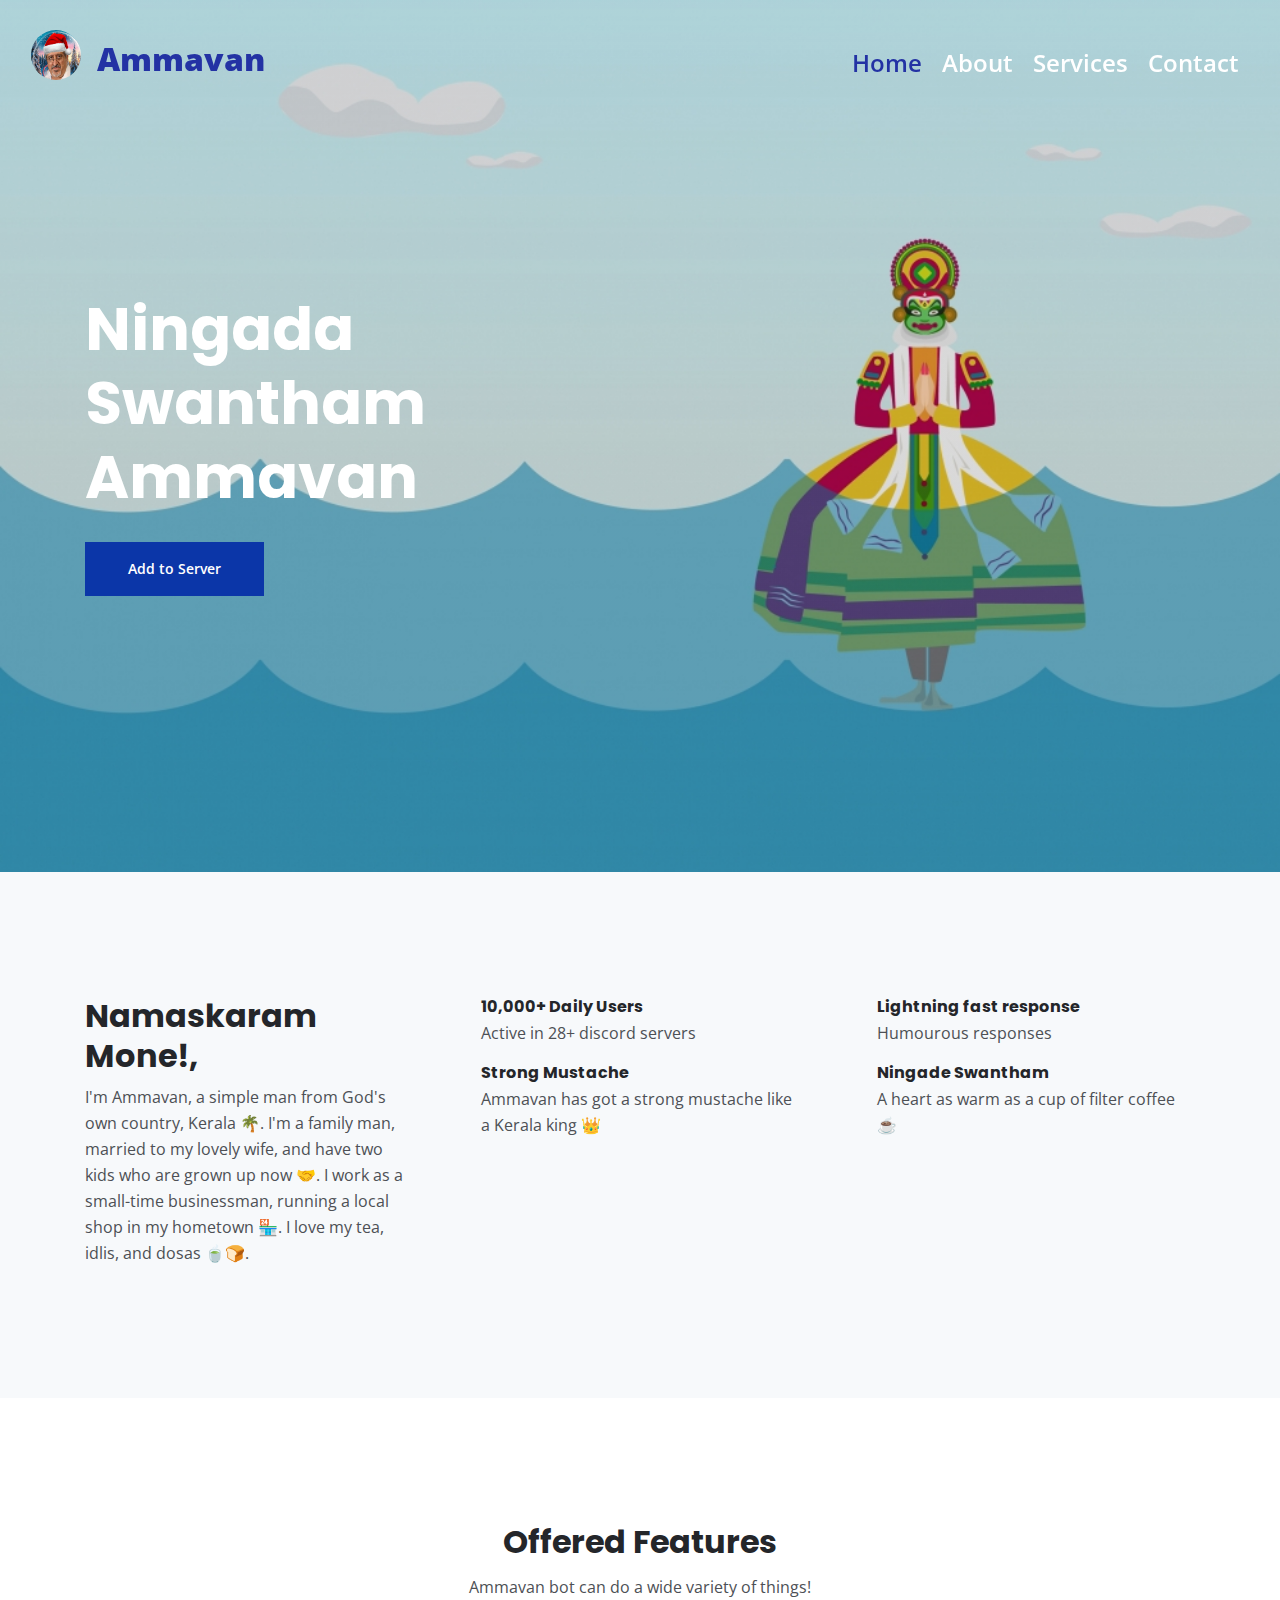
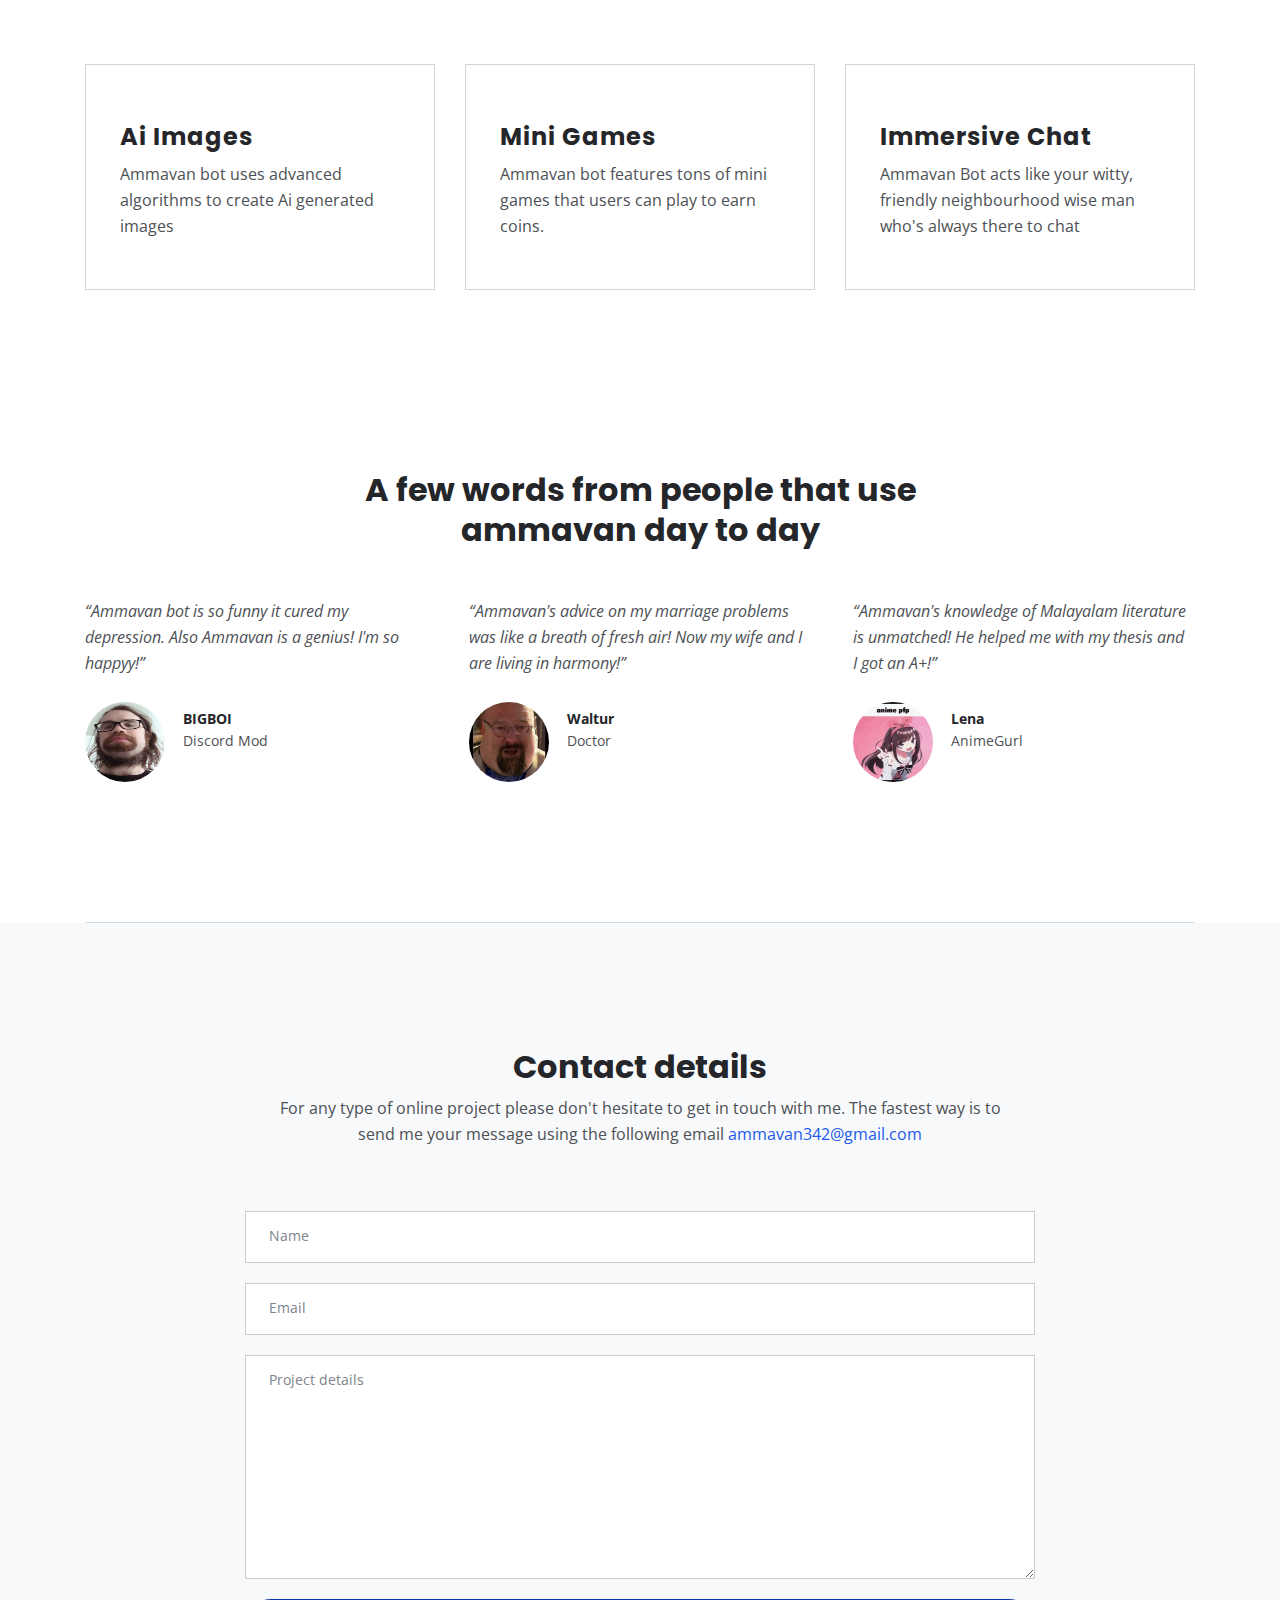
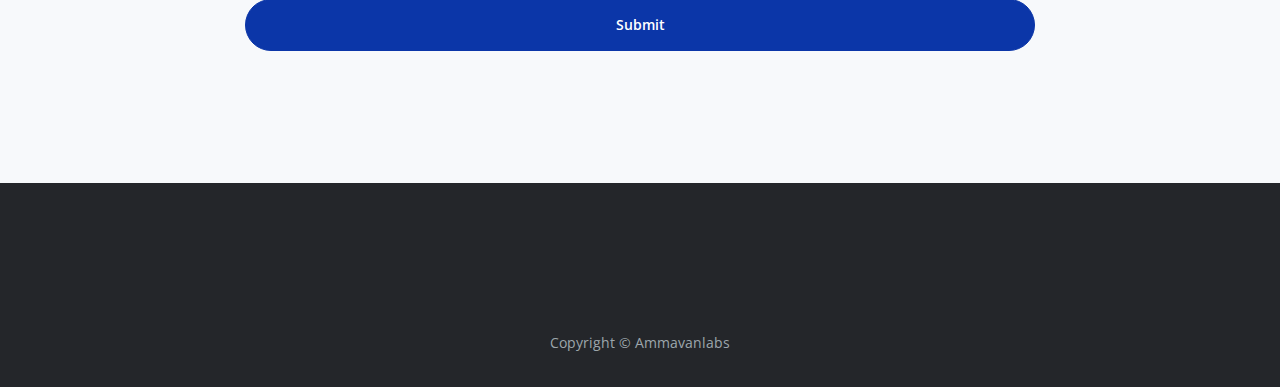
<file: bruh/index.html>
<!DOCTYPE html>
<html lang="en">
<head>
    <meta charset="utf-8">
    <meta name="viewport" content="width=device-width, initial-scale=1, shrink-to-fit=no">
    
    <!-- SEO Meta Tags -->
    <meta name="description" content="Your description">
    <meta name="author" content="Your name">

    <!-- OG Meta Tags to improve the way the post looks when you share the page on Facebook, Twitter, LinkedIn -->
	<meta property="og:site_name" content="" /> <!-- website name -->
	<meta property="og:site" content="" /> <!-- website link -->
	<meta property="og:title" content=""/> <!-- title shown in the actual shared post -->
	<meta property="og:description" content="" /> <!-- description shown in the actual shared post -->
	<meta property="og:image" content="" /> <!-- image link, make sure it's jpg -->
	<meta property="og:url" content="" /> <!-- where do you want your post to link to -->
	<meta name="twitter:card" content="summary_large_image"> <!-- to have large image post format in Twitter -->

    <!-- Webpage Title -->
    <title>Ammavan</title>
    
    <!-- Styles -->
    <link rel="preconnect" href="https://fonts.gstatic.com">
    <link href="https://fonts.googleapis.com/css2?family=Open+Sans:ital,wght@0,400;0,600;0,700;1,400&family=Poppins:wght@600&display=swap" rel="stylesheet">
    <link href="css/bootstrap.css" rel="stylesheet">
    <link href="css/fontawesome-all.css" rel="stylesheet">
	<link href="css/styles.css" rel="stylesheet">
	
	<!-- Favicon  -->
    <link rel="icon" href="images/favicon.png">
</head>
<body data-spy="scroll" data-target=".fixed-top">
    
    <!-- Navigation -->
    <nav class="navbar navbar-expand-lg fixed-top navbar-dark">
        <div class="container">
            
            <!-- Image Logo -->
            <p class="navbar-brand logo-image" href="index.html"><img src="images/ammavan3.png" alt="" style="  width: 50px;  /* Adjust to your preferred size */
                height: 50px; /* Should be equal to width for a perfect circle */
                border-radius: 50%;  /* Makes the image circular */
                overflow: hidden; text-decoration: none;"></p><p style="color: #2332a4; font-weight: bolder; font-size: xx-large;" class="navbar-brand logo-image h1 ">Ammavan</p> 

            <!-- Text Logo - Use this if you don't have a graphic logo -->
            <!-- <a class="navbar-brand logo-text page-scroll" href="index.html">Ammavan</a> -->

            <button class="navbar-toggler p-0 border-0" type="button" data-toggle="offcanvas">
                <span class="navbar-toggler-icon"></span>
            </button>

            <div class="navbar-collapse offcanvas-collapse" id="navbarsExampleDefault">
                <ul class="navbar-nav ml-auto">
                    <li class="nav-item">
                        <a  style="font-size: x-large;"  class="nav-link page-scroll" href="#header">Home <span class="sr-only">(current)</span></a>
                    </li>
                    <li class="nav-item">
                        <a style="font-size: x-large;" class="nav-link page-scroll" href="#about">About</a>
                    </li>
                    <li class="nav-item">
                        <a style="font-size: x-large;" class="nav-link page-scroll" href="#services">Services</a>
                    </li>
                    
                    <li class="nav-item">
                        <a style="font-size: x-large;" class="nav-link page-scroll" href="#contact">Contact</a>
                    </li>
                </ul>
                
            </div> <!-- end of navbar-collapse -->
        </div> <!-- end of container -->
    </nav> <!-- end of navbar -->
    <!-- end of navigation -->


    <!-- Header -->
    <header id="header" class="header">
        <div class="container">
            <div class="row">
                <div class="col-lg-6">
                    
                    <div class="text-container">
                        
                        <h1 class="h1-large">Ningada Swantham Ammavan
                        </h1>
                        <a class="btn-solid-lg page-scroll" href="https://discord.com/api/oauth2/authorize?client_id=886946537899450379&permissions=3072&scope=bot">Add to Server</a>
                        
                    </div> <!-- end of text-container -->
                    
                </div> <!-- end of col -->
            </div> <!-- end of row -->
        </div> <!-- end of container -->
    </header> <!-- end of header -->
    <!-- end of header -->


    <!-- About-->
    <div id="about" class="basic-1 bg-gray">
        <div class="container">
            <div class="row">
                <div class="col-lg-4">
                    <div class="text-container first">
                        <h2>Namaskaram Mone!,</h2>
                        <p>I'm Ammavan, a simple man from God's own country, Kerala 🌴. I'm a family man, married to my lovely wife, and have two kids who are grown up now 🤝. I work as a small-time businessman, running a local shop in my hometown 🏪. I love my tea, idlis, and dosas 🍵🍞️.</p>
                    </div> <!-- end of text-container -->
                </div> <!-- end of col -->
                <div class="col-lg-4">
                    <div class="text-container second">
                        
                        <h6>10,000+ Daily Users</h6>
                        <p>Active in 28+ discord servers</p>
                        
                        <h6>Strong Mustache</h6>
                        <p>Ammavan has got a strong mustache like a Kerala king 👑</p>
                    </div> <!-- end of text-container -->
                </div> <!-- end of col -->
                <div class="col-lg-4">
                    <div class="text-container third">
                        
                        <h6>Lightning fast response</h6>
                        <p>Humourous responses</p>
                        
                        <h6>Ningade Swantham</h6>
                        <p>A heart as warm as a cup of filter coffee ☕️</p>
                    </div> <!-- end of text-container -->
                </div> <!-- end of col -->
            </div> <!-- end of row -->
        </div> <!-- end of container -->
    </div> <!-- end of basic-1 -->
    <!-- end of about -->


    <!-- Services -->
    <div id="services" class="basic-2">
        <div class="container">
            <div class="row">
                <div class="col-lg-12">
                    <h2 class="h2-heading">Offered Features</h2>
                    <p class="p-heading">Ammavan bot can do a wide variety of things!</p>
                </div> <!-- end of col -->
            </div> <!-- end of row -->
            <div class="row">
                <div class="col-lg-4">
                    <div class="text-box">
                        
                        <h4>Ai Images</h4>
                        <p>Ammavan bot uses advanced algorithms to create Ai generated images</p>
                    </div> <!-- end of text-box -->
                </div> <!-- end of col -->
                <div class="col-lg-4">
                    <div class="text-box">
                        
                        <h4>Mini Games</h4>
                        <p>Ammavan bot features tons of mini games that users can play to earn coins.</p>
                    </div> <!-- end of text-box -->
                </div> <!-- end of col -->
                <div class="col-lg-4">
                    <div class="text-box">
                        
                        <h4>Immersive Chat</h4>
                        <p>Ammavan Bot acts like your witty, friendly neighbourhood wise man who's always there to chat</p>
                    </div> <!-- end of text-box -->
                </div> <!-- end of col -->
            </div> <!-- end of row -->
        </div> <!-- end of container -->
    </div> <!-- end of basic-2 -->
    <!-- end of services -->


    <!-- Details -->
	
   


    <!-- Testimonials -->
    <div class="cards-1">
        <div class="container">
            <div class="row">
                <div class="col-lg-12">
                    <h2 class="h2-heading">A few words from people that use ammavan day to day</h2>
                </div> <!-- end of col -->
            </div> <!-- end of row -->
            <div class="row">
                <div class="col-lg-12">
                    
                    <!-- Card -->
                    <div class="card">
                        <div class="card-body">
                            <p class="testimonial-text">“Ammavan bot is so funny it cured my depression. Also Ammavan is a genius! I'm so happyy!”</p>
                            <div class="details">
                                <img src="mod.jpg" alt="alternative" style=" width: 80px; height: 80px;">
                                <div class="text">
                                    <div class="testimonial-author">BIGBOI</div>
                                    <div class="occupation">Discord Mod</div>
                                </div> <!-- end of text -->
                            </div> <!-- end of testimonial-details -->
                        </div>
                    </div>
                    <!-- end of card -->

                    <!-- Card -->
                    <div class="card">
                        <div class="card-body">
                            <p class="testimonial-text">“Ammavan's advice on my marriage problems was like a breath of fresh air! Now my wife and I are living in harmony!”</p>
                            <div class="details">
                                <img src="waltur.jpg" alt="alternative" style=" width: 80px; height: 80px;">
                                <div class="text">
                                    <div class="testimonial-author">Waltur</div>
                                    <div class="occupation">Doctor</div>
                                </div> <!-- end of text -->
                            </div> <!-- end of testimonial-details -->
                        </div>
                    </div>
                    <!-- end of card -->

                    <!-- Card -->
                    <div class="card">
                        <div class="card-body">
                            <p class="testimonial-text">“Ammavan's knowledge of Malayalam literature is unmatched! He helped me with my thesis and I got an A+!”</p>
                            <div class="details">
                                <img src="diss.gif" alt="alternative" style=" width: 80px; height: 80px;">
                                <div class="text">
                                    <div class="testimonial-author">Lena</div>
                                    <div class="occupation">AnimeGurl </div>
                                </div> <!-- end of text -->
                            </div> <!-- end of testimonial-details -->
                        </div>
                    </div>
                    <!-- end of card -->

                </div> <!-- end of col -->
            </div> <!-- end of row -->
        </div> <!-- end of container -->
    </div> <!-- end of cards-1 -->
    <!-- end of testimonials -->


    <!-- Section Divider -->
    <div class="container">
        <div class="row">
            <div class="col-lg-12">
                <hr class="section-divider">
            </div> <!-- end of col -->
        </div> <!-- end of row -->
    </div> <!-- end of container -->
    <!-- end of section divider -->


    <!-- Questions -->
   
    <!-- Contact -->
    <div id="contact" class="form-1 bg-gray">
        <div class="container">
            <div class="row">
                <div class="col-lg-12">
                    <h2>Contact details</h2>
                    <p class="p-heading">For any type of online project please don't hesitate to get in touch with me. The fastest way is to send me your message using the following email <a class="blue no-line" href="#your-link">ammavan342@gmail.com</a></p>
                </div> <!-- end of col -->
            </div> <!-- end of row -->
            <div class="row">
                <div class="col-lg-12">
                    
                    <!-- Contact Form -->
                    <form id="contactForm">
                        <div class="form-group">
                            <input type="text" class="form-control-input" id="cname" required>
                            <label class="label-control" for="cname">Name</label>
                        </div>
                        <div class="form-group">
                            <input type="email" class="form-control-input" id="cemail" required>
                            <label class="label-control" for="cemail">Email</label>
                        </div>
                        <div class="form-group">
                            <textarea class="form-control-textarea" id="cmessage" required></textarea>
                            <label class="label-control" for="cmessage">Project details</label>
                        </div>
                        <div class="form-group">
                            <button type="submit" class="form-control-submit-button">Submit</button>
                        </div>
                    </form>
                    <!-- end of contact form -->

                </div> <!-- end of col -->
            </div> <!-- end of row -->
        </div> <!-- end of container -->
    </div> <!-- end of form-1 -->  
    <!-- end of contact -->


    <!-- Footer -->
    <div class="footer bg-gray">
        <div class="container">
            <div class="row">
                <div class="col-lg-12">
                    <!-- end of social-container -->
                </div> <!-- end of col -->
            </div> <!-- end of row -->
        </div> <!-- end of container -->
    </div> <!-- end of footer -->  
    <!-- end of footer -->


    <!-- Copyright -->
    <div class="copyright bg-gray">
        <div class="container">
            <div class="row">
                <div class="col-lg-12">
                    <p class="p-small">Copyright © <a class="no-line" href="#your-link">Ammavanlabs</a></p>
                </div> <!-- end of col -->
            </div> <!-- enf of row -->
        </div> <!-- end of container -->

        <div class="container">
            <div class="row">
                <div class="col-lg-12">
                    
                </div> <!-- end of col -->
            </div> <!-- enf of row -->
        </div> <!-- end of container -->
        
    </div> <!-- end of copyright --> 
    <!-- end of copyright -->
    
    	
    <!-- Scripts -->
    <script src="js/jquery.min.js"></script> <!-- jQuery for Bootstrap's JavaScript plugins -->
    <script src="js/bootstrap.min.js"></script> <!-- Bootstrap framework -->
    <script src="js/jquery.easing.min.js"></script> <!-- jQuery Easing for smooth scrolling between anchors -->
    <script src="js/scripts.js"></script> <!-- Custom scripts -->
</body>
</html>
</file>
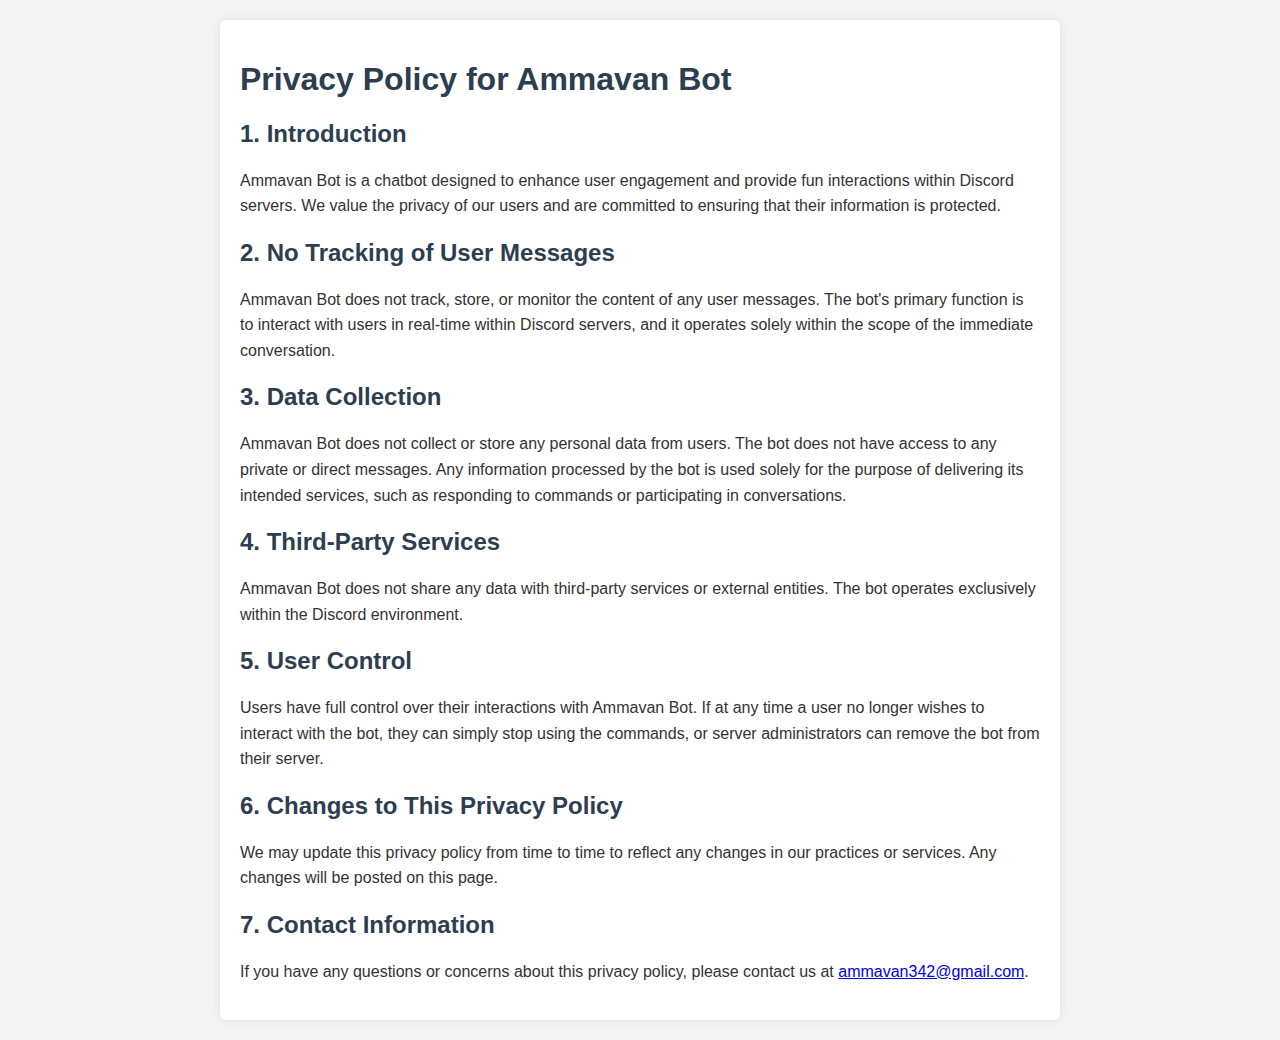
<file: privacypolicy.html>
<!DOCTYPE html>
<html lang="en">
<head>
    <meta charset="UTF-8">
    <meta name="viewport" content="width=device-width, initial-scale=1.0">
    <title>Privacy Policy - Ammavan Bot</title>
    <style>
        body {
            font-family: Arial, sans-serif;
            background-color: #f4f4f4;
            color: #333;
            margin: 0;
            padding: 20px;
        }
        h1, h2 {
            color: #2c3e50;
        }
        p {
            line-height: 1.6;
        }
        .container {
            max-width: 800px;
            margin: auto;
            background: white;
            padding: 20px;
            border-radius: 5px;
            box-shadow: 0 0 10px rgba(0,0,0,0.1);
        }
    </style>
</head>
<body>
    <div class="container">
        <h1>Privacy Policy for Ammavan Bot</h1>

        <h2>1. Introduction</h2>
        <p>Ammavan Bot is a chatbot designed to enhance user engagement and provide fun interactions within Discord servers. We value the privacy of our users and are committed to ensuring that their information is protected.</p>

        <h2>2. No Tracking of User Messages</h2>
        <p>Ammavan Bot does not track, store, or monitor the content of any user messages. The bot's primary function is to interact with users in real-time within Discord servers, and it operates solely within the scope of the immediate conversation.</p>

        <h2>3. Data Collection</h2>
        <p>Ammavan Bot does not collect or store any personal data from users. The bot does not have access to any private or direct messages. Any information processed by the bot is used solely for the purpose of delivering its intended services, such as responding to commands or participating in conversations.</p>

        <h2>4. Third-Party Services</h2>
        <p>Ammavan Bot does not share any data with third-party services or external entities. The bot operates exclusively within the Discord environment.</p>

        <h2>5. User Control</h2>
        <p>Users have full control over their interactions with Ammavan Bot. If at any time a user no longer wishes to interact with the bot, they can simply stop using the commands, or server administrators can remove the bot from their server.</p>

        <h2>6. Changes to This Privacy Policy</h2>
        <p>We may update this privacy policy from time to time to reflect any changes in our practices or services. Any changes will be posted on this page.</p>

        <h2>7. Contact Information</h2>
        <p>If you have any questions or concerns about this privacy policy, please contact us at <a href="mailto:ammavan342@gmail.com">ammavan342@gmail.com</a>.</p>
    </div>
</body>
</html>
</file>
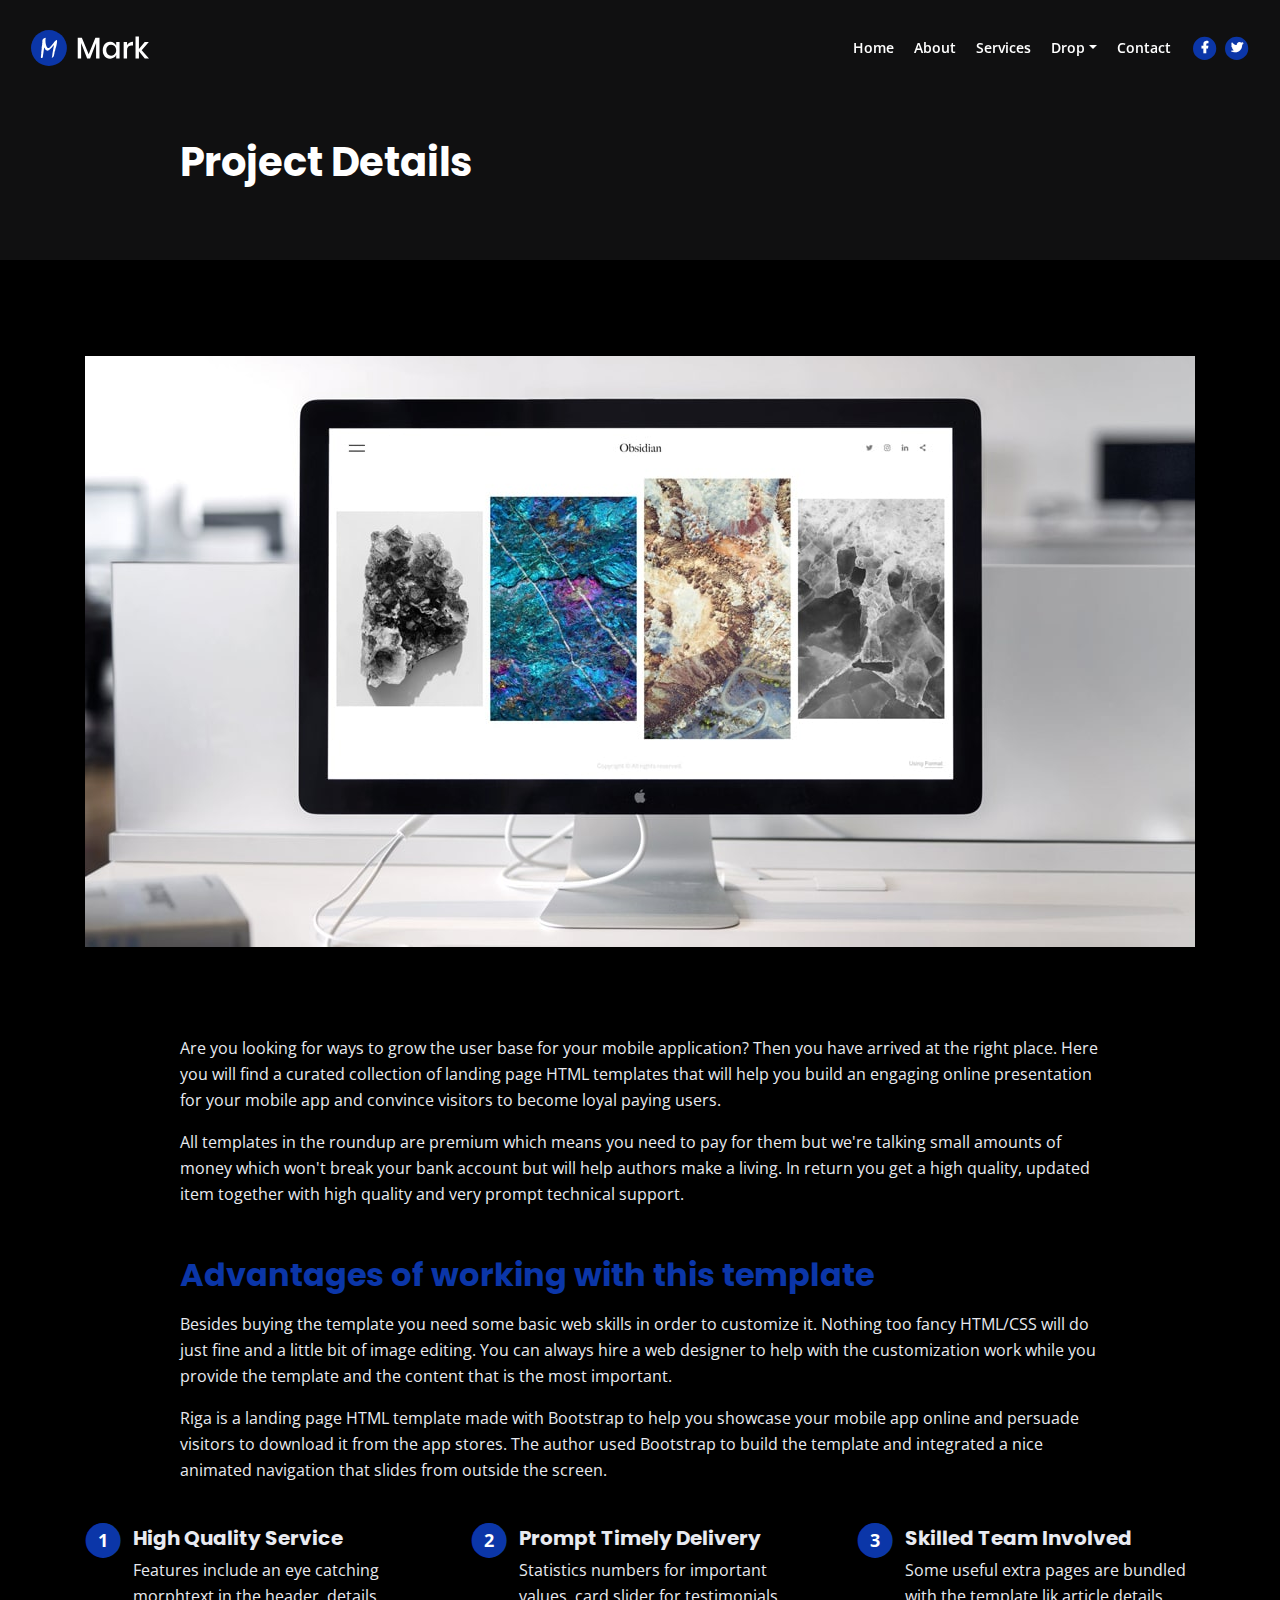
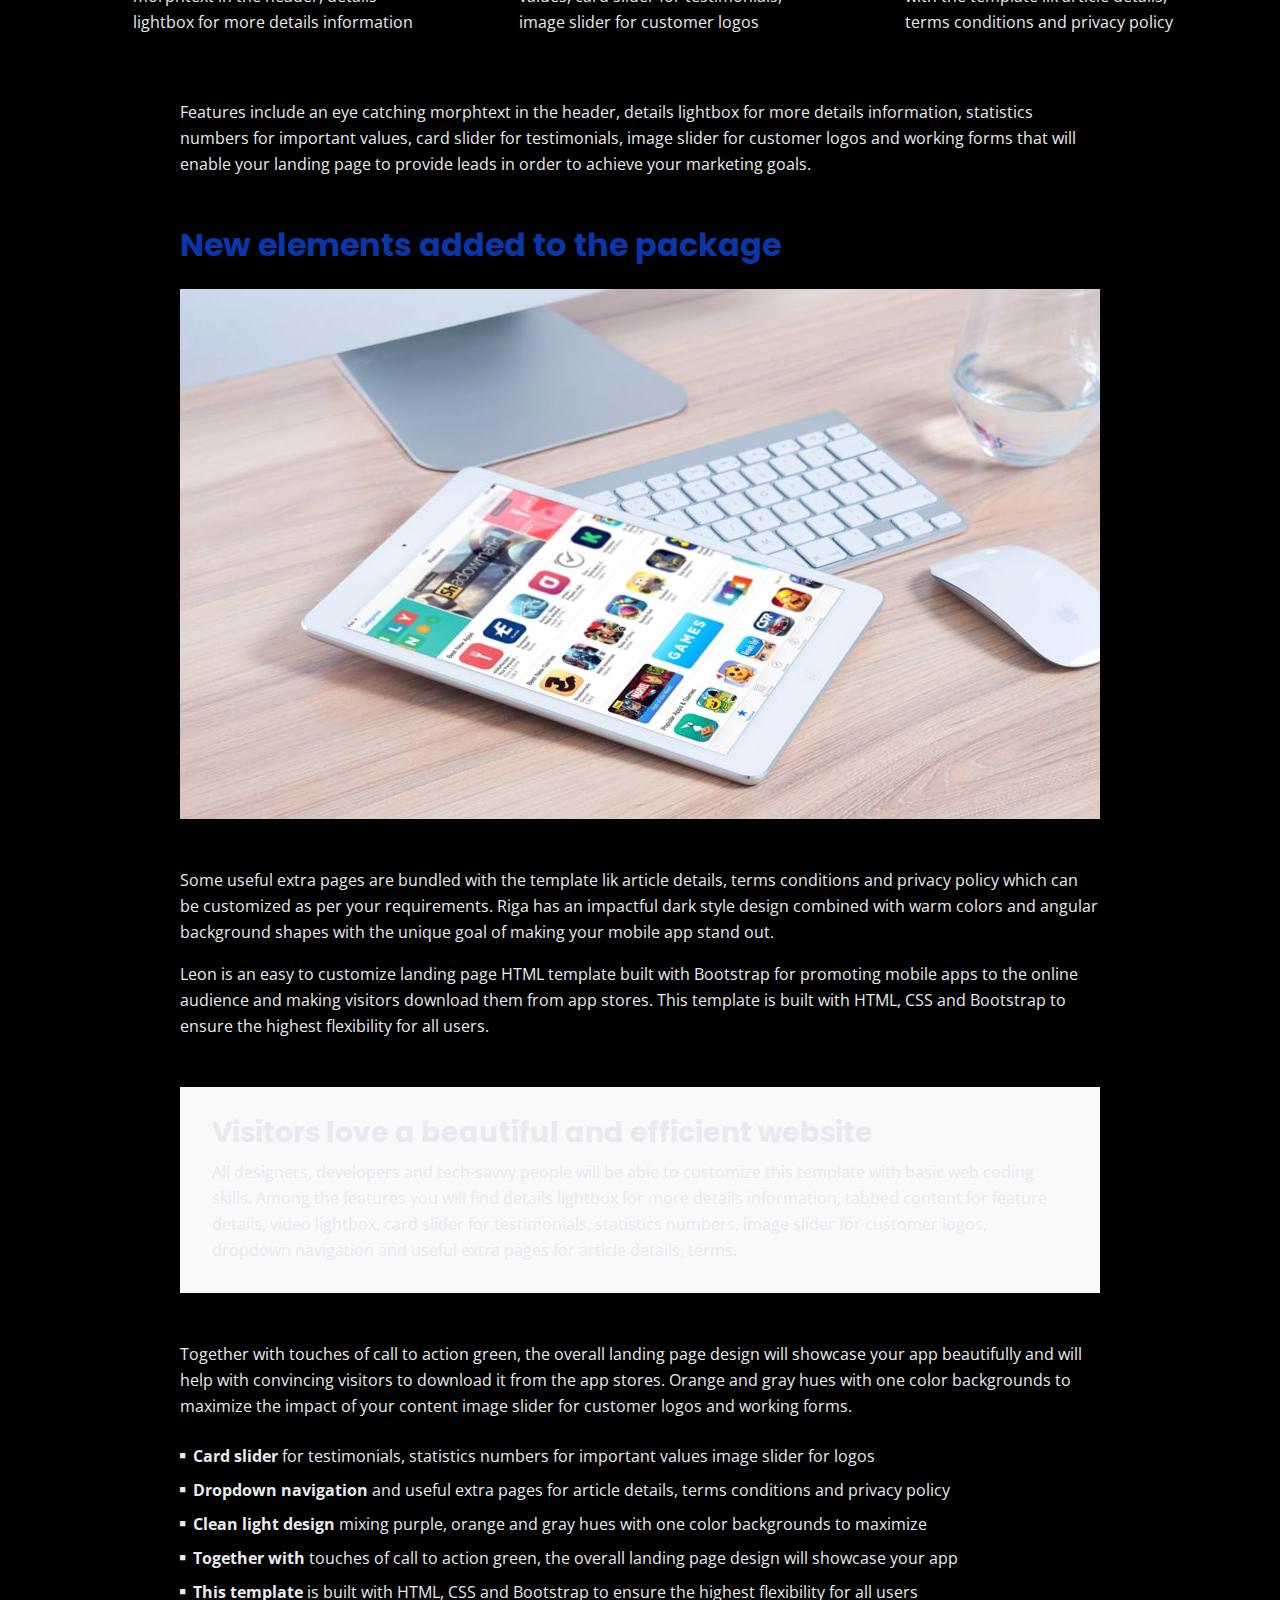
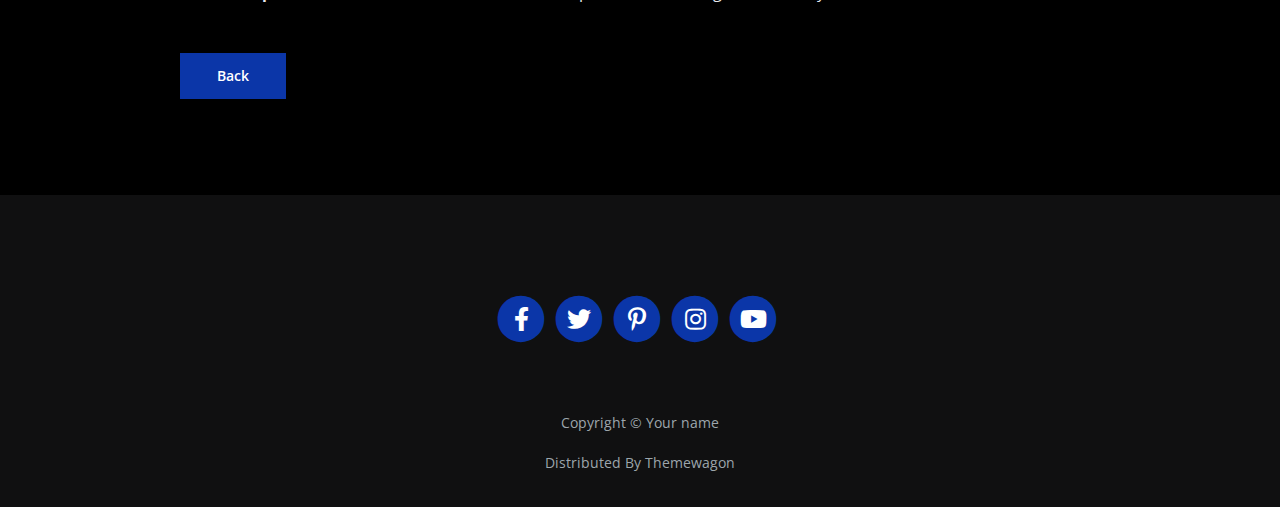
<file: project.html>
<!DOCTYPE html>
<html lang="en">
<head>
    <meta charset="utf-8">
    <meta name="viewport" content="width=device-width, initial-scale=1, shrink-to-fit=no">
    
    <!-- SEO Meta Tags -->
    <meta name="description" content="Your description">
    <meta name="author" content="Your name">

    <!-- OG Meta Tags to improve the way the post looks when you share the page on Facebook, Twitter, LinkedIn -->
	<meta property="og:site_name" content="" /> <!-- website name -->
	<meta property="og:site" content="" /> <!-- website link -->
	<meta property="og:title" content=""/> <!-- title shown in the actual shared post -->
	<meta property="og:description" content="" /> <!-- description shown in the actual shared post -->
	<meta property="og:image" content="" /> <!-- image link, make sure it's jpg -->
	<meta property="og:url" content="" /> <!-- where do you want your post to link to -->
	<meta name="twitter:card" content="summary_large_image"> <!-- to have large image post format in Twitter -->

    <!-- Webpage Title -->
    <title>Project Details - Mark</title>
    
    <!-- Styles -->
    <link rel="preconnect" href="https://fonts.gstatic.com">
    <link href="https://fonts.googleapis.com/css2?family=Open+Sans:ital,wght@0,400;0,600;0,700;1,400&family=Poppins:wght@600&display=swap" rel="stylesheet">
    <link href="css/bootstrap.css" rel="stylesheet">
    <link href="css/fontawesome-all.css" rel="stylesheet">
	<link href="css/styles.css" rel="stylesheet">
	
	<!-- Favicon  -->
    <link rel="icon" href="images/favicon.png">
</head>
<body data-spy="scroll" data-target=".fixed-top">
    
    <!-- Navigation -->
    <nav class="navbar navbar-expand-lg fixed-top navbar-dark">
        <div class="container">
            
            <!-- Image Logo -->
            <a class="navbar-brand logo-image" href="index.html"><img src="images/logo.svg" alt="alternative"></a>  

            <!-- Text Logo - Use this if you don't have a graphic logo -->
            <!-- <a class="navbar-brand lnngit push origin YOUR_BRANCHgit push origin YOUR_BRANCHgit push origin YOUR_BRANCHgit push origin YOUR_BRANCHgit push origin YOUR_BRANCHogo-text page-scroll" href="index.html">Mark</a> -->

            <button class="navbar-toggler p-0 border-0" type="button" data-toggle="offcanvas">
                <span class="navbar-toggler-icon"></span>
            </button>

            <div class="navbar-collapse offcanvas-collapse" id="navbarsExampleDefault">
                <ul class="navbar-nav ml-auto">
                    <li class="nav-item">
                        <a class="nav-link page-scroll" href="index.html#header">Home <span class="sr-only">(current)</span></a>
                    </li>
                    <li class="nav-item">
                        <a class="nav-link page-scroll" href="index.html#about">About</a>
                    </li>
                    <li class="nav-item">
                        <a class="nav-link page-scroll" href="index.html#services">Services</a>
                    </li>
                    <li class="nav-item dropdown">
                        <a class="nav-link dropdown-toggle" href="#" id="dropdown01" data-toggle="dropdown" aria-haspopup="true" aria-expanded="false">Drop</a>
                        <div class="dropdown-menu" aria-labelledby="dropdown01">
                            <a class="dropdown-item page-scroll" href="project.html">Project Details</a>
                            <div class="dropdown-divider"></div>
                            <a class="dropdown-item page-scroll" href="terms.html">Terms Conditions</a>
                            <div class="dropdown-divider"></div>
                            <a class="dropdown-item page-scroll" href="privacy.html">Privacy Policy</a>
                        </div>
                    </li>
                    <li class="nav-item">
                        <a class="nav-link page-scroll" href="index.html#contact">Contact</a>
                    </li>
                </ul>
                <span class="nav-item social-icons">
                    <span class="fa-stack">
                        <a href="#your-link">
                            <i class="fas fa-circle fa-stack-2x"></i>
                            <i class="fab fa-facebook-f fa-stack-1x"></i>
                        </a>
                    </span>
                    <span class="fa-stack">
                        <a href="#your-link">
                            <i class="fas fa-circle fa-stack-2x"></i>
                            <i class="fab fa-twitter fa-stack-1x"></i>
                        </a>
                    </span>
                </span>
            </div> <!-- end of navbar-collapse -->
        </div> <!-- end of container -->
    </nav> <!-- end of navbar -->
    <!-- end of navigation -->


    <!-- Header -->
    <header class="ex-header">
        <div class="container">
            <div class="row">
                <div class="col-xl-10 offset-xl-1">
                    <h1>Project Details</h1>
                </div> <!-- end of col -->
            </div> <!-- end of row -->
        </div> <!-- end of container -->
    </header> <!-- end of ex-header -->
    <!-- end of header -->


    <!-- Basic -->
    <div class="ex-basic-1 pt-5 pb-5">
        <div class="container">
            <div class="row">
                <div class="col-lg-12">
                    <img class="img-fluid mt-5 mb-3" src="images/project-details-large.jpg" alt="alternative">
                </div> <!-- end of col -->
            </div> <!-- end of row -->
        </div> <!-- end of container -->
    </div> <!-- end of ex-basic-1 -->
    <!-- end of basic -->


    <!-- Basic -->
    <div class="ex-basic-1 pt-4">
        <div class="container">
            <div class="row">
                <div class="col-xl-10 offset-xl-1">
                    <p>Are you looking for ways to grow the user base for your mobile application? Then you have arrived at the right place. Here you will find a curated collection of landing page HTML templates that will help you build an engaging online presentation for your mobile app and convince visitors to become loyal paying users.</p>
                    <p class="mb-5">All templates in the roundup are premium which means you need to pay for them but we're talking small amounts of money which won't break your bank account but will help authors make a living. In return you get a high quality, updated item together with high quality and very prompt technical support.</p>

                    <h2 class="mb-3">Advantages of working with this template</h2>
                    <p>Besides buying the template you need some basic web skills in order to customize it. Nothing too fancy HTML/CSS will do just fine and a little bit of image editing. You can always hire a web designer to help with the customization work while you provide the template and the content that is the most important.</p>
                    <p class="mb-4">Riga is a landing page HTML template made with Bootstrap to help you showcase your mobile app online and persuade visitors to download it from the app stores. The author used Bootstrap to build the template and integrated a nice animated navigation that slides from outside the screen.</p>
                </div> <!-- end of col -->
            </div> <!-- end of row -->
        </div> <!-- end of container -->
    </div> <!-- end of ex-basic-1 -->
    <!-- end of basic -->


    <!-- Cards -->
    <div class="ex-cards-1 pt-3 pb-3">
        <div class="container">
            <div class="row">
                <div class="col-lg-12">
                    
                    <!-- Card -->
                    <div class="card">
                        <ul class="list-unstyled">
                            <li class="media">
                                <span class="fa-stack">
                                    <span class="fas fa-circle fa-stack-2x"></span>
                                    <span class="fa-stack-1x">1</span>
                                </span>
                                <div class="media-body">
                                    <h5>High Quality Service</h5>
                                    <p>Features include an eye catching morphtext in the header, details lightbox for more details information</p>
                                </div>
                            </li>
                        </ul>
                    </div> <!-- end of card -->
                    <!-- end of card -->

                    <!-- Card -->
                    <div class="card">
                        <ul class="list-unstyled">
                            <li class="media">
                                <span class="fa-stack">
                                    <span class="fas fa-circle fa-stack-2x"></span>
                                    <span class="fa-stack-1x">2</span>
                                </span>
                                <div class="media-body">
                                    <h5>Prompt Timely Delivery</h5>
                                    <p>Statistics numbers for important values, card slider for testimonials, image slider for customer logos</p>
                                </div>
                            </li>
                        </ul>
                    </div> <!-- end of card -->
                    <!-- end of card -->

                    <!-- Card -->
                    <div class="card">
                        <ul class="list-unstyled">
                            <li class="media">
                                <span class="fa-stack">
                                    <span class="fas fa-circle fa-stack-2x"></span>
                                    <span class="fa-stack-1x">3</span>
                                </span>
                                <div class="media-body">
                                    <h5>Skilled Team Involved</h5>
                                    <p>Some useful extra pages are bundled with the template lik article details, terms conditions and privacy policy</p>
                                </div>
                            </li>
                        </ul>
                    </div> <!-- end of card -->
                    <!-- end of card -->

                </div> <!-- end of col -->   
            </div> <!-- end of row -->   
        </div> <!-- end of container -->   
    </div> <!-- end of ex-cards-1 -->
    <!-- end of cards -->


    <!-- Basic -->
    <div class="ex-basic-1 pt-3 pb-5">
        <div class="container">
            <div class="row">
                <div class="col-xl-10 offset-xl-1">
                    <p class="mb-5">Features include an eye catching morphtext in the header, details lightbox for more details information, statistics numbers for important values, card slider for testimonials, image slider for customer logos and working forms that will enable your landing page to provide leads in order to achieve your marketing goals.</p>
                    
                    <h2 class="mb-4">New elements added to the package</h2>
                    <img class="img-fluid mb-5" src="images/project-details-small.jpg" alt="alternative">
                    <p>Some useful extra pages are bundled with the template lik article details, terms conditions and privacy policy which can be customized as per your requirements. Riga has an impactful dark style design combined with warm colors and angular background shapes with the unique goal of making your mobile app stand out.</p>
                    <p class="mb-5">Leon is an easy to customize landing page HTML template built with Bootstrap for promoting mobile apps to the online audience and making visitors download them from app stores. This template is built with HTML, CSS and Bootstrap to ensure the highest flexibility for all users.</p>
                    <div class="text-box mb-5">
                        <h3>Visitors love a beautiful and efficient website</h3>
                        <p>All designers, developers and tech-savvy people will be able to customize this template with basic web coding skills. Among the features you will find details lightbox for more details information, tabbed content for feature details, video lightbox, card slider for testimonials, statistics numbers, image slider for customer logos, dropdown navigation and useful extra pages for article details, terms.</p>
                    </div> <!-- end of text-box -->
                    <p class="mb-4">Together with touches of call to action green, the overall landing page design will showcase your app beautifully and will help with convincing visitors to download it from the app stores. Orange and gray hues with one color backgrounds to maximize the impact of your content image slider for customer logos and working forms.</p>
                    <ul class="list-unstyled li-space-lg mb-5">
                        <li class="media">
                            <i class="fas fa-square"></i>
                            <div class="media-body"><strong>Card slider</strong> for testimonials, statistics numbers for important values image slider for logos</div>
                        </li>
                        <li class="media">
                            <i class="fas fa-square"></i>
                            <div class="media-body"><strong>Dropdown navigation</strong> and useful extra pages for article details, terms conditions and privacy policy</div>
                        </li>
                        <li class="media">
                            <i class="fas fa-square"></i>
                            <div class="media-body"><strong>Clean light design</strong> mixing purple, orange and gray hues with one color backgrounds to maximize</div>
                        </li>
                        <li class="media">
                            <i class="fas fa-square"></i>
                            <div class="media-body"><strong>Together with</strong> touches of call to action green, the overall landing page design will showcase your app</div>
                        </li>
                        <li class="media">
                            <i class="fas fa-square"></i>
                            <div class="media-body"><strong>This template</strong> is built with HTML, CSS and Bootstrap to ensure the highest flexibility for all users</div>
                        </li>
                    </ul>

                    <a class="btn-solid-reg mb-5" href="index.html">Back</a>
                </div> <!-- end of col -->
            </div> <!-- end of row -->
        </div> <!-- end of container -->
    </div> <!-- end of ex-basic-1 -->
    <!-- end of basic -->


    <!-- Footer -->
    <div class="footer bg-gray">
        <div class="container">
            <div class="row">
                <div class="col-lg-12">
                    <div class="social-container">
                        <span class="fa-stack">
                            <a href="#your-link">
                                <i class="fas fa-circle fa-stack-2x"></i>
                                <i class="fab fa-facebook-f fa-stack-1x"></i>
                            </a>
                        </span>
                        <span class="fa-stack">
                            <a href="#your-link">
                                <i class="fas fa-circle fa-stack-2x"></i>
                                <i class="fab fa-twitter fa-stack-1x"></i>
                            </a>
                        </span>
                        <span class="fa-stack">
                            <a href="#your-link">
                                <i class="fas fa-circle fa-stack-2x"></i>
                                <i class="fab fa-pinterest-p fa-stack-1x"></i>
                            </a>
                        </span>
                        <span class="fa-stack">
                            <a href="#your-link">
                                <i class="fas fa-circle fa-stack-2x"></i>
                                <i class="fab fa-instagram fa-stack-1x"></i>
                            </a>
                        </span>
                        <span class="fa-stack">
                            <a href="#your-link">
                                <i class="fas fa-circle fa-stack-2x"></i>
                                <i class="fab fa-youtube fa-stack-1x"></i>
                            </a>
                        </span>
                    </div> <!-- end of social-container -->
                </div> <!-- end of col -->
            </div> <!-- end of row -->
        </div> <!-- end of container -->
    </div> <!-- end of footer -->  
    <!-- end of footer -->


    <!-- Copyright -->
    <div class="copyright bg-gray">
        <div class="container">
            <div class="row">
                <div class="col-lg-12">
                    <p class="p-small">Copyright © <a class="no-line" href="#your-link">Your name</a></p>
                </div> <!-- end of col -->
            </div> <!-- enf of row -->
        </div> <!-- end of container -->


        <div class="container">
            <div class="row">
                <div class="col-lg-12">
                    <p class="p-small">Distributed By <a class="no-line" href="https://themewagon.com/">Themewagon</a></p>
                </div> <!-- end of col -->
            </div> <!-- enf of row -->
        </div> <!-- end of container -->
    </div> <!-- end of copyright --> 
    <!-- end of copyright -->
    
    	
    <!-- Scripts -->
    <script src="js/jquery.min.js"></script> <!-- jQuery for Bootstrap's JavaScript plugins -->
    <script src="js/bootstrap.min.js"></script> <!-- Bootstrap framework -->
    <script src="js/jquery.easing.min.js"></script> <!-- jQuery Easing for smooth scrolling between anchors -->
    <script src="js/scripts.js"></script> <!-- Custom scripts -->
</body>
</html>
</file>
<file: bruh/css/styles.css>
/* Description: Master CSS file */

/*****************************************
Table Of Contents:
- General Styles
- Navigation
- Header
- About
- Services
- Details
- Projects
- Works
- Testimonials
- Questions
- Contact
- Footer 
- Copyright
- Back To Top Button
- Extra Pages
- Media Queries
******************************************/

/*****************************************
Colors:
- Backgrounds, navbar - black #24262a
- Backgrounds - light gray #f7f9fb
- Buttons, icons - blue #0b36a8
- Headings text - black #24262a
- Body text - dark gray #4d5055
******************************************/


/**************************/
/*     General Styles     */
/**************************/
body,
html {
    width: 100%;
	height: 100%;
}

body, p {
	color: #4d5055; 
	font: 400 1rem/1.625rem "Open Sans", sans-serif;
}

h1 {
	color: #24262a;
	font-weight: 700;
	font-size: 2.5rem;
	line-height: 3.25rem;
	font-family: "Poppins"
}

h2 {
	color: #24262a;
	font-weight: 700;
	font-size: 2rem;
	line-height: 2.5rem;
	font-family: "Poppins"
}

h3 {
	color: #24262a;
	font-weight: 700;
	font-size: 1.75rem;
	line-height: 2.25rem;
	font-family: "Poppins"
}

h4 {
	color: #24262a;
	font-weight: 700;
	font-size: 1.5rem;
	line-height: 2rem;
	font-family: "Poppins"
}

h5 {
	color: #24262a;
	font-weight: 700;
	font-size: 1.25rem;
	line-height: 1.625rem;
	font-family: "Poppins"
}

h6 {
	color: #24262a;
	font-weight: 700;
	font-size: 1rem;
	line-height: 1.375rem;
	font-family: "Poppins"
}

.p-large {
	font-size: 1.125rem;
	line-height: 1.75rem;
}

.p-small {
	font-size: 0.875rem;
	line-height: 1.5rem;
}

.testimonial-text {
	font-style: italic;
}

.testimonial-author {
	font-weight: 700;
	font-size: 1rem;
	line-height: 1.5rem;
}

.li-space-lg li {
	margin-bottom: 0.5rem;
}

a {
	color: #4d5055;
	text-decoration: underline;
}

a:hover {
	color: #4d5055;
	text-decoration: underline;
}

.no-line {
	text-decoration: none;
}

.no-line:hover {
	text-decoration: none;
}

.blue {
	color: #2259ec;
}

.bg-gray {
	background-color: #f7f9fb;
}

.section-divider {
	display: block;
	height: 1px;
	margin: 0;
	border: none;
	background-color: #d3dae2;
}

.btn-solid-reg {
	display: inline-block;
	padding: 1.375rem 2.25rem 1.375rem 2.25rem;
	border: 1px solid #0b36a8;
	background-color: #0b36a8;
	color: #ffffff;
	font-weight: 600;
	font-size: 0.875rem;
	line-height: 0;
	text-decoration: none;
	transition: all 0.2s;
}

.btn-solid-reg:hover {
	background-color: transparent;
	color: #0b36a8; /* needs to stay here because of the color property of a tag */
	text-decoration: none;
}

.btn-solid-lg {
	display: inline-block;
	padding: 1.625rem 2.625rem 1.625rem 2.625rem;
	border: 1px solid #0b36a8;
	background-color: #0b36a8;
	color: #ffffff;
	font-weight: 600;
	font-size: 0.875rem;
	line-height: 0;
	text-decoration: none;
	transition: all 0.2s;
}

.btn-solid-lg:hover {
	background-color: transparent;
	color: #0b36a8; /* needs to stay here because of the color property of a tag */
	text-decoration: none;
}

.btn-outline-reg {
	display: inline-block;
	padding: 1.375rem 2.25rem 1.375rem 2.25rem;
	border: 1px solid #24262a;
	background-color: transparent;
	color: #24262a;
	font-weight: 600;
	font-size: 0.875rem;
	line-height: 0;
	text-decoration: none;
	transition: all 0.2s;
}

.btn-outline-reg:hover {
	background-color: #24262a;
	color: #ffffff;
	text-decoration: none;
}

.btn-outline-lg {
	display: inline-block;
	padding: 1.625rem 2.625rem 1.625rem 2.625rem;
	border: 1px solid #24262a;
	background-color: transparent;
	color: #24262a;
	font-weight: 600;
	font-size: 0.875rem;
	line-height: 0;
	text-decoration: none;
	transition: all 0.2s;
}

.btn-outline-lg:hover {
	background-color: #24262a;
	color: #ffffff;
	text-decoration: none;
}

.btn-outline-sm {
	display: inline-block;
	padding: 1rem 1.5rem 1rem 1.5rem;
	border: 1px solid #24262a;
	background-color: transparent;
	color: #24262a;
	font-weight: 600;
	font-size: 0.875rem;
	line-height: 0;
	text-decoration: none;
	transition: all 0.2s;
}

.btn-outline-sm:hover {
	background-color: #24262a;
	color: #ffffff;
	text-decoration: none;
}

.form-group {
	position: relative;
	margin-bottom: 1.25rem;
}

.label-control {
	position: absolute;
	top: 0.875rem;
	left: 1.5rem;
	color: #7d838a;
	opacity: 1;
	font-size: 0.875rem;
	line-height: 1.375rem;
	cursor: text;
	transition: all 0.2s ease;
}

.form-control-input:focus + .label-control,
.form-control-input.notEmpty + .label-control,
.form-control-textarea:focus + .label-control,
.form-control-textarea.notEmpty + .label-control {
	top: 0.125rem;
	color: #4d5055;
	opacity: 1;
	font-size: 0.75rem;
	font-weight: 700;
}

.form-control-input,
.form-control-select {
	display: block; /* needed for proper display of the label in Firefox, IE, Edge */
	width: 100%;
	padding-top: 1.125rem;
	padding-bottom: 0.125rem;
	padding-left: 1.5rem;
	border: 1px solid #cbcbd1;
	background-color: #ffffff;
	color: #4d5055;
	font-size: 0.875rem;
	line-height: 1.875rem;
	transition: all 0.2s;
	-webkit-appearance: none; /* removes inner shadow on form inputs on ios safari */
}

.form-control-select {
	padding-top: 0.5rem;
	padding-bottom: 0.5rem;
	height: 3.25rem;
	color: #7d838a;
}

select {
    /* you should keep these first rules in place to maintain cross-browser behavior */
    -webkit-appearance: none;
	-moz-appearance: none;
	-ms-appearance: none;
    -o-appearance: none;
    appearance: none;
    background-image: url('../images/down-arrow.png');
    background-position: 96% 50%;
    background-repeat: no-repeat;
    outline: none;
}

.form-control-textarea {
	display: block; /* used to eliminate a bottom gap difference between Chrome and IE/FF */
	width: 100%;
	height: 14rem; /* used instead of html rows to normalize height between Chrome and IE/FF */
	padding-top: 1.5rem;
	padding-left: 1.3125rem;
	border: 1px solid #cbcbd1;
	background-color: #ffffff;
	color: #4d5055;
	font-size: 0.875rem;
	line-height: 1.5rem;
	transition: all 0.2s;
}

.form-control-input:focus,
.form-control-select:focus,
.form-control-textarea:focus {
	border: 1px solid #a1a1a1;
	outline: none; /* Removes blue border on focus */
}

.form-control-input:hover,
.form-control-select:hover,
.form-control-textarea:hover {
	border: 1px solid #a1a1a1;
}

.checkbox {
	font-size: 0.75rem;
	line-height: 1.25rem;
}

input[type='checkbox'] {
	vertical-align: -10%;
	margin-right: 0.5rem;
}

.form-control-submit-button {
	display: inline-block;
	width: 100%;
	height: 3.25rem;
	border: 1px solid #0b36a8;
	border-radius: 32px;
	background-color: #0b36a8;
	color: #ffffff;
	font-weight: 600;
	font-size: 0.875rem;
	line-height: 0;
	cursor: pointer;
	transition: all 0.2s;
}

.form-control-submit-button:hover {
	border: 1px solid #24262a;
	background-color: transparent;
	color: #24262a;
}


/**********************/
/*     Navigation     */
/**********************/
.navbar {
	background-color: #24262a;
	font-weight: 600;
	font-size: 0.875rem;
	line-height: 0.875rem;
	box-shadow: 0 1px 6px 0 rgba(0, 0, 0, 0.025);
}

.navbar .navbar-brand {
	padding-top: 0.125rem;
	padding-bottom: 0.125rem;
}

.navbar .logo-image img {
    width: 118px;
	height: 36px;
}

.navbar .logo-text {
	color: #ffffff;
	font-weight: 700;
	font-size: 1.875rem;
	line-height: 1rem;
	text-decoration: none;
}

.offcanvas-collapse {
	position: fixed;
	top: 3.25rem; /* adjusts the height between the top of the page and the offcanvas menu */
	bottom: 0;
	left: 100%;
	width: 100%;
	padding-right: 1rem;
	padding-left: 1rem;
	overflow-y: auto;
	visibility: hidden;
	background-color: #24262a;
	transition: visibility .3s ease-in-out, -webkit-transform .3s ease-in-out;
	transition: transform .3s ease-in-out, visibility .3s ease-in-out;
	transition: transform .3s ease-in-out, visibility .3s ease-in-out, -webkit-transform .3s ease-in-out;
}

.offcanvas-collapse.open {
	visibility: visible;
	-webkit-transform: translateX(-100%);
	transform: translateX(-100%);
}

.navbar .navbar-nav {
	margin-top: 0.75rem;
	margin-bottom: 0.5rem;
}

.navbar .nav-item .nav-link {
	padding-top: 0.625rem;
	padding-bottom: 0.625rem;
	color: #ffffff;
	text-decoration: none;
	transition: all 0.2s ease;
}

.navbar .nav-item.dropdown.show .nav-link,
.navbar .nav-item .nav-link:hover,
.navbar .nav-item .nav-link.active {
	color: #2332a4;
}

/* Dropdown Menu */
.navbar .dropdown .dropdown-menu {
	animation: fadeDropdown 0.2s; /* required for the fade animation */
}

@keyframes fadeDropdown {
    0% {
        opacity: 0;
    }

    100% {
        opacity: 1;
	}
}

.navbar .dropdown-menu {
	margin-top: 0.5rem;
	margin-bottom: 0.5rem;
	border: none;
	background-color: #24262a;
}

.navbar .dropdown-item {
	padding-top: 0.5rem;
	padding-bottom: 0.5rem;
	color: #ffffff;
	font-weight: 600;
	font-size: 0.875rem;
	line-height: 0.875rem;
	text-decoration: none;
}

.navbar .dropdown-item:hover {
	background-color: #24262a;
	color: #9c9ead;
}

.navbar .dropdown-divider {
	width: 100%;
	height: 1px;
	margin: 0.5rem auto 0.5rem auto;
	border: none;
	background-color: #505050;
}
/* end of dropdown menu */

.navbar .fa-stack {
	width: 2em;
	margin-right: 0.25rem;
	font-size: 0.75rem;
}

.navbar .fa-stack-2x {
	color: #0b36a8;
	transition: all 0.2s ease;
}

.navbar .fa-stack-1x {
	color: #ffffff;
	transition: all 0.2s ease;
}

.navbar .fa-stack:hover .fa-stack-2x {
	color: #ffffff;
}

.navbar .fa-stack:hover .fa-stack-1x {
	color: #0b36a8;
}

.navbar .navbar-toggler {
	padding: 0;
	border: none;
	font-size: 1.25rem;
}


/******************/
/*     Header     */
/******************/
.header {
	padding-top: 7rem;
	padding-bottom: 5.5rem;
	background: linear-gradient(rgba(0, 0, 0, 0.1), rgba(0, 0, 0, 0.1)), url('../images/sea.jpg') center center no-repeat;
	background-size:cover;
	text-align: center;
}

.header .h1-large {
	margin-bottom: 1.75rem;
	color: #ffffff;
}

.header .btn-solid-lg:hover {
	border: 1px solid #ffffff;
	color: #ffffff;
}

.header .btn-outline-lg {
	padding: 1.625rem 1.625rem 1.625rem 1.625rem;
	border: none;
	color: #ffffff;
}

.header .btn-outline-lg:hover {
	background: transparent;
	color: #9c9ead;
	text-decoration: none;
}

.header .btn-outline-lg .fas {
	margin-right: 0.375rem;
}


/*****************/
/*     About     */
/*****************/
.basic-1 {
	padding-top: 7.75rem;
	padding-bottom: 5.25rem;
}

.basic-1 .text-container {
	margin-bottom: 3rem;
}

.basic-1 .time {
	margin-bottom: 0.5rem;
	color: #0b36a8;
	font-weight: 600;
	font-size: 0.875rem;
	line-height: 1.5rem;
	font-family: "Poppins";
}

.basic-1 h6 {
	margin-bottom: 0.125rem;
}


/********************/
/*     Services     */
/********************/
.basic-2 {
	padding-top: 7.75rem;
	padding-bottom: 5.25rem;
}

.basic-2 .h2-heading {
	margin-bottom: 0.75rem;
	text-align: center;
}

.basic-2 .p-heading {
	margin-bottom: 4rem;
	text-align: center;
}

.basic-2 .text-box {
	margin-bottom: 3rem;
	padding: 3.5rem 1rem 2.125rem 1rem;
	border: 1px solid #cfd7de;
}

.basic-2 .fas,
.basic-2 .far {
	margin-bottom: 1.75rem;
	color: #0b36a8;
	font-size: 3.5rem;
}

.basic-2 h4 {
	letter-spacing: 1px;
}


/*******************/
/*     Details     */
/*******************/
.split .area-1 {
	height: 430px;
	background: linear-gradient(to bottom right, rgba(25, 26, 29, 0.5), rgba(25, 26, 29, 0.5)), url('../images/details-background.jpg') center center no-repeat;
	background-size: cover;
}

.split .area-2 {
	padding-top: 7.75rem;
	padding-bottom: 7.75rem;
}

.split p {
	margin-bottom: 2.25rem;
}

.split .icons-container {
	margin-top: 3rem;
}

.split .icons-container img {
	width: 50px;
	margin-right: 0.625rem;
	margin-bottom: 0.75rem;
}


/********************/
/*     Projects     */
/********************/
.basic-3 {
	padding-top: 7.75rem;
	padding-bottom: 1rem;
}

.basic-3 .h2-heading {
	margin-bottom: 0.75rem;
	text-align: center;
}

.basic-3 .p-heading {
	margin-bottom: 4rem;
	text-align: center;
}

.basic-3 .text-container {
	margin-bottom: 4rem;
}

.basic-3 .image-container {
	margin-bottom: 1rem;
}

/* Hover Animation */
.basic-3 .image-container {
	overflow: hidden;
	margin-right: auto;
	margin-left: auto;
}

.basic-3 .image-container img {
	margin: 0;
	transition: all 0.2s;
}

.basic-3 .image-container:hover img {
	-moz-transform: scale(1.1);
	-webkit-transform: scale(1.1);
	transform: scale(1.1);
} 
/* end of hover animation */


/*****************/
/*     Works     */
/*****************/
.basic-4 {
	padding-bottom: 1rem;
}

.basic-4 .text-container {
	margin-bottom: 4rem;
}

.basic-4 .image-container {
	margin-bottom: 1rem;
}

/* Hover Animation */
.basic-4 .image-container {
	overflow: hidden;
	margin-right: auto;
	margin-left: auto;
}

.basic-4 .image-container img {
	margin: 0;
	transition: all 0.2s;
}

.basic-4 .image-container:hover img {
	-moz-transform: scale(1.15);
	-webkit-transform: scale(1.15);
	transform: scale(1.15);
} 
/* end of hover animation */


/************************/
/*     Testimonials     */
/************************/
.cards-1 {
	padding-top: 3rem;
	padding-bottom: 3.875rem;
}

.cards-1 .h2-heading {
	margin-bottom: 3rem;
	text-align: center;
}

.cards-1 .card {
	margin-bottom: 4rem;
	border: none;
}

.cards-1 .card-body {
	padding: 0;
	text-align: center;
}

.cards-1 .testimonial-text {
	margin-bottom: 1.625rem;
}

.cards-1 img {
	display: inline-block;
	width: 60px;
	margin-bottom: 0.875rem;
	border-radius: 50%;
}

.cards-1 .text {
	margin-top: 0.375rem;
}

.cards-1 .testimonial-author {
	color: #24262a;
}

.cards-1 .testimonial-author,
.cards-1 .occupation {
	font-size: 0.875rem;
	line-height: 1.375rem;
}


/*********************/
/*     Questions     */
/*********************/
.accordion-1 {
	padding-top: 7.75rem;
	padding-bottom: 6.75rem;
}

.accordion-1 .h2-heading {
	margin-bottom: 2.5rem;
	text-align: center;
}

.accordion-1 .card {
	margin-bottom: 1.75rem;
	border: none;
}

.accordion-1 .card-header {
	padding: 0;
	border: none;
	background-color: transparent;
}

.accordion-1 .card button {
	padding: 0;
	color: #24262a;
	font-weight: 600;
	font-size: 1.125rem;
	line-height: 1.75rem;
	font-family: 'Poppins';
}

.accordion-1 .card button:hover {
	text-decoration: none;
}

.accordion-1 .card button:before {
	float: left;
	margin-right: 0.625rem;
	font-family: 'Font Awesome 5 Free';
	font-weight: 900;
	content: "\f078";
	transition: all 0.2s;
}

.accordion-1 .card button.collapsed:before {
	-webkit-transform: rotate(180deg);
	-moz-transform: rotate(180deg);
	transform: rotate(180deg);
} 

.accordion-1 .card-body {
	padding: 0.75rem 1.5rem 0.5rem 1.5rem;
}


/*******************/
/*     Contact     */
/*******************/
.form-1 {
	padding-top: 7.75rem;
	padding-bottom: 7rem;
	text-align: center;
}

.form-1 .h2-heading {
	margin-bottom: 0.75rem;
	text-align: center;
}

.form-1 .p-heading {
	margin-bottom: 4rem;
}


/******************/
/*     Footer     */
/******************/
.footer {
	padding-top: 6.25rem;
	padding-bottom: 2rem;
	background-color: #24262a;
	text-align: center;
}

.footer a {
	text-decoration: none;
}

.footer .fa-stack {
	width: 2em;
	margin-bottom: 1.25rem;
	margin-right: 0.375rem;
	font-size: 1.5rem;
}

.footer .fa-stack .fa-stack-1x {
    color: #ffffff;
	transition: all 0.2s ease;
}

.footer .fa-stack .fa-stack-2x {
	color: #0b36a8;
	transition: all 0.2s ease;
}

.footer .fa-stack:hover .fa-stack-1x {
	color: #0b36a8;
}

.footer .fa-stack:hover .fa-stack-2x {
    color: #ffffff;
}


/*********************/
/*     Copyright     */
/*********************/
.copyright {
	padding-top: 1rem;
	padding-bottom: 1rem;
	background-color: #24262a;
	text-align: center;
}

.copyright .p-small {
	color: #9da6ac;
	text-align: center;
}

.copyright a {
	color: #9da6ac;
}


/******************************/
/*     Back To Top Button     */
/******************************/
a.back-to-top {
	position: fixed;
	z-index: 999;
	right: 12px;
	bottom: 12px;
	display: none;
	width: 42px;
	height: 42px;
	border-radius: 30px;
	background: #3a424d url("../images/up-arrow.png") no-repeat center 47%;
	background-size: 18px 18px;
	text-indent: -9999px;
}

a:hover.back-to-top {
	background-color: #0b36a8;
}


/***********************/
/*     Extra Pages     */
/***********************/
.ex-header {
	padding-top: 8.5rem;
	padding-bottom: 4rem;
	background-color: #24262a;
}

.ex-header h1 {
	color: #ffffff;
}

.ex-basic-1 .list-unstyled .fas {
	font-size: 0.375rem;
	line-height: 1.625rem;
}

.ex-basic-1 .list-unstyled .media-body {
	margin-left: 0.5rem;
}

.ex-basic-1 .text-box {
	padding: 1.25rem 1.25rem 0.5rem 1.25rem;
	background-color: #f7f9fb;
}

.ex-cards-1 .card {
	border: none;
	background-color: transparent;
}

.ex-cards-1 .card .fa-stack {
	width: 2em;
	font-size: 1.125rem;
}

.ex-cards-1 .card .fa-stack-2x {
	color: #0b36a8;
}

.ex-cards-1 .card .fa-stack-1x {
	color: #ffffff;
	font-weight: 700;
	line-height: 2.125rem;
}

.ex-cards-1 .card .list-unstyled .media-body {
	margin-left: 0.75rem;
}

.ex-cards-1 .card .list-unstyled .media-body h5 {
	margin-top: 0.125rem;
	margin-bottom: 0.375rem;
}


/*************************/
/*     Media Queries     */
/*************************/	
/* Min-width 768px */
@media (min-width: 768px) {

	/* Header */
	.header {
		padding-top: 11rem;
		padding-bottom: 9rem;
	}
	/* end of header */


	/* Services */
	.basic-2 .text-box {
		padding-right: 2.125rem;
		padding-left: 2.125rem;
	}
	/* end of services */


	/* Extra Pages */
	.ex-basic-1 .text-box {
		padding: 1.75rem 2rem 0.875rem 2rem;
	}
	/* end of extra pages */
}
/* end of min-width 768px */


/* Min-width 992px */
@media (min-width: 992px) {
	
	/* General Styles */
	.h2-heading {
		width: 35.25rem;
		margin-right: auto;
		margin-left: auto;
	}

	.p-heading {
		width: 46rem;
		margin-right: auto;
		margin-left: auto;
	}
	/* end of general styles */


	/* Navigation */
	.navbar {
		padding-top: 1.75rem;
		background-color: transparent;
		box-shadow: none;
		transition: all 0.2s;
	}

	.navbar.top-nav-collapse {
		padding-top: 0.5rem;
		padding-top: 0.5rem;
		background-color: #24262a;
		box-shadow: 0 3px 6px 0 rgba(0, 0, 0, 0.025);
	}

	.offcanvas-collapse {
		position: static;
		top: auto;
		bottom: auto;
		left: auto;
		width: auto;
		padding-right: 0;
		padding-left: 0;
		background-color: transparent;
		overflow-y: visible;
		visibility: visible;
	}

	.offcanvas-collapse.open {
		-webkit-transform: none;
		transform: none;
	}

	.navbar .navbar-nav {
		margin-top: 0;
		margin-bottom: 0;
	}
	
	.navbar .nav-item .nav-link {
		padding-right: 0.625rem;
		padding-left: 0.625rem;
	}

	.navbar .dropdown-menu {
		margin-top: 0.25rem;
		box-shadow: 0 3px 3px 1px rgba(0, 0, 0, 0.08);
	}

	.navbar .dropdown-divider {
		width: 90%;
	}

	.navbar .social-icons {
		margin-left: 0.5rem;
	}
	
	.navbar .fa-stack {
		margin-right: 0;
		margin-left: 0.25rem;
	}
	/* end of navigation */


	/* Header */
	.header {
		padding-top: 15rem;
		padding-bottom: 14rem;
		text-align: left;
	}
	/* end of header */


	/* Details */
	.split {
		height: 760px;
	}
	
	.split .area-1 {
		height: 100%;
		width: 50%;
		display: inline-block;
	}
	
	.split .area-2 {
		height: 100%;
		width: 50%;
		display: inline-block;
		vertical-align: top;
	}

	.split .text-container {
		width: 400px;
		margin-left: 3rem;
	}
	/* end of details */


	/* Testimonials */
	.cards-1 .card {
		display: inline-block;
		width: 290px;
		vertical-align: top;
	}

	.cards-1 .card:nth-of-type(3n+2) {
		margin-right: 1.5rem;
		margin-left: 1.5rem;
	}

	.cards-1 .card-body {
		text-align: left;
	}

	.cards-1 .details {
		display: flex;
		align-items: flex-start;
	}
	
	.cards-1 .details .text {
		flex-direction: column;
	}
	
	.cards-1 .details img {
		margin-right: 1.125rem;
	}
	/* end of testimonials */


	/* Accordion */
	.accordion-1 .accordion {
		width: 730px;
		margin-right: auto;
		margin-left: auto;
	}
	/* end of accordion */


	/* Contact */
	.form-1 form {
		width: 790px;
		margin-right: auto;
		margin-left: auto;
	}
	/* end of contact */


	/* Extra Pages */
	.ex-cards-1 .card {
		display: inline-block;
		width: 296px;
		vertical-align: top;
	}

	.ex-cards-1 .card:nth-of-type(3n+2) {
		margin-right: 1rem;
		margin-left: 1rem;
	}
	/* end of extra pages */
}
/* end of min-width 992px */


/* Min-width 1200px */
@media (min-width: 1200px) {

	/* General Styles */
	.h1-large {
		font-size: 3.75rem;
		line-height: 4.625rem;
	}
	/* end of general styles */


	/* Navigation */
	.navbar .container {
		max-width: 1330px;
	}
	/* end of navigation */


	/* Header */
	.header {
		padding-top: 18.25rem;
		padding-bottom: 17.25rem;
	}
	/* end of header */


	/* About */
	.basic-1 .text-container.first {
		margin-right: 2rem;
	}

	.basic-1 .text-container.second {
		margin-right: 1rem;
		margin-left: 1rem;
	}

	.basic-1 .text-container.third {
		margin-left: 2rem;
	}
	/* end of about */


	/* Details */
	.split {
		height: 700px;
	}

	.split .text-container {
		width: 460px;
		margin-left: 5rem;
	}
	/* end of details */


	/* Testimonials */
	.cards-1 .card {
		width: 338px;
	}
	
	.cards-1 .card:nth-of-type(3n+2) {
		margin-right: 2.625rem;
		margin-left: 2.625rem;
	}
	/* end of testimonials */
	

	/* Extra Pages */
	.ex-cards-1 .card {
		width: 336px;
	}

	.ex-cards-1 .card:nth-of-type(3n+2) {
		margin-right: 2.875rem;
		margin-left: 2.875rem;
	}
	/* end of extra pages */
}
/* end of min-width 1200px */
</file>
<file: css/styles.css>
/* Description: Master CSS file */

/*****************************************
Table Of Contents:
- General Styles
- Navigation
- Header
- About
- Services
- Details
- Projects
- Works
- Testimonials
- Questions
- Contact
- Footer 
- Copyright
- Back To Top Button
- Extra Pages
- Media Queries
******************************************/

/*****************************************
Colors:
- Backgrounds, navbar - black #101011
- Backgrounds - light gray #f7f9fb
- Buttons, icons - blue #0b36a8
- Headings text - black #101011
- Body text - dark gray #4d5055
******************************************/


/**************************/
/*     General Styles     */
/**************************/
body,
html {
    width: 100%;
	height: 100%;
	background-color: #000000;
}

body, p {
	color: #e8eaf0; 
	font: 400 1rem/1.625rem "Open Sans", sans-serif;
}

h1 {
	color: #e8eaf0;
	font-weight: 700;
	font-size: 2.5rem;
	line-height: 3.25rem;
	font-family: "Poppins"
}

h2 {
	color: #0b36a8;
	font-weight: 700;
	font-size: 2rem;
	line-height: 2.5rem;
	font-family: "Poppins"
}

h3 {
	color: #e8eaf0;
	font-weight: 700;
	font-size: 1.75rem;
	line-height: 2.25rem;
	font-family: "Poppins"
}

h4 {
	color: #e8eaf0;
	font-weight: 700;
	font-size: 1.5rem;
	line-height: 2rem;
	font-family: "Poppins"
}

h5 {
	color: #e8eaf0;
	font-weight: 700;
	font-size: 1.25rem;
	line-height: 1.625rem;
	font-family: "Poppins"
}

h6 {
	color: #e8eaf0;
	font-weight: 700;
	font-size: 1rem;
	line-height: 1.375rem;
	font-family: "Poppins"
}

.p-large {
	font-size: 1.125rem;
	line-height: 1.75rem;
}

.p-small {
	font-size: 0.875rem;
	line-height: 1.5rem;
}

.testimonial-text {
	
}

.testimonial-author {
	font-weight: 700;
	font-size: 1rem;
	line-height: 1.5rem;
}

.li-space-lg li {
	margin-bottom: 0.5rem;
}

a {
	color: #4d5055;
	text-decoration: underline;
}

a:hover {
	color: #4d5055;
	text-decoration: underline;
}

.no-line {
	text-decoration: none;
}

.no-line:hover {
	text-decoration: none;
}

.blue {
	color: #2259ec;
}

.bg-gray {
	background-color: #101011;
}

.section-divider {
	display: block;
	height: 1px;
	margin: 0;
	border: none;
	background-color: #d3dae2;
}

.btn-solid-reg {
	display: inline-block;
	padding: 1.375rem 2.25rem 1.375rem 2.25rem;
	border: 1px solid #0b36a8;
	background-color: #0b36a8;
	color: #ffffff;
	font-weight: 600;
	font-size: 0.875rem;
	line-height: 0;
	text-decoration: none;
	transition: all 0.2s;
}

.btn-solid-reg:hover {
	background-color: transparent;
	color: #0b36a8; /* needs to stay here because of the color property of a tag */
	text-decoration: none;
}

.btn-solid-lg {
	display: inline-block;
	padding: 1.625rem 2.625rem 1.625rem 2.625rem;
	border: 1px solid #0b36a8;
	background-color: #0b36a8;
	color: #ffffff;
	font-weight: 600;
	font-size: 0.875rem;
	line-height: 0;
	text-decoration: none;
	transition: all 0.2s;
}

.btn-solid-lg:hover {
	background-color: transparent;
	color: #0b36a8; /* needs to stay here because of the color property of a tag */
	text-decoration: none;
}

.btn-outline-reg {
	display: inline-block;
	padding: 1.375rem 2.25rem 1.375rem 2.25rem;
	border: 1px solid #101011;
	background-color: transparent;
	color: #101011;
	font-weight: 600;
	font-size: 0.875rem;
	line-height: 0;
	text-decoration: none;
	transition: all 0.2s;
}

.btn-outline-reg:hover {
	background-color: #101011;
	color: #ffffff;
	text-decoration: none;
}

.btn-outline-lg {
	display: inline-block;
	padding: 1.625rem 2.625rem 1.625rem 2.625rem;
	border: 1px solid #101011;
	background-color: transparent;
	color: #101011;
	font-weight: 600;
	font-size: 0.875rem;
	line-height: 0;
	text-decoration: none;
	transition: all 0.2s;
}

.btn-outline-lg:hover {
	background-color: #101011;
	color: #ffffff;
	text-decoration: none;
}

.btn-outline-sm {
	display: inline-block;
	padding: 1rem 1.5rem 1rem 1.5rem;
	border: 1px solid #101011;
	background-color: transparent;
	color: #101011;
	font-weight: 600;
	font-size: 0.875rem;
	line-height: 0;
	text-decoration: none;
	transition: all 0.2s;
}

.btn-outline-sm:hover {
	background-color: #101011;
	color: #ffffff;
	text-decoration: none;
}

.form-group {
	position: relative;
	margin-bottom: 1.25rem;
}

.label-control {
	position: absolute;
	top: 0.875rem;
	left: 1.5rem;
	color: #7d838a;
	opacity: 1;
	font-size: 0.875rem;
	line-height: 1.375rem;
	cursor: text;
	transition: all 0.2s ease;
}

.form-control-input:focus + .label-control,
.form-control-input.notEmpty + .label-control,
.form-control-textarea:focus + .label-control,
.form-control-textarea.notEmpty + .label-control {
	top: 0.125rem;
	color: #4d5055;
	opacity: 1;
	font-size: 0.75rem;
	font-weight: 700;
}

.form-control-input,
.form-control-select {
	display: block; /* needed for proper display of the label in Firefox, IE, Edge */
	width: 100%;
	padding-top: 1.125rem;
	padding-bottom: 0.125rem;
	padding-left: 1.5rem;
	border: 1px solid #cbcbd1;
	background-color: #ffffff;
	color: #4d5055;
	font-size: 0.875rem;
	line-height: 1.875rem;
	transition: all 0.2s;
	-webkit-appearance: none; /* removes inner shadow on form inputs on ios safari */
}

.form-control-select {
	padding-top: 0.5rem;
	padding-bottom: 0.5rem;
	height: 3.25rem;
	color: #7d838a;
}

select {
    /* you should keep these first rules in place to maintain cross-browser behavior */
    -webkit-appearance: none;
	-moz-appearance: none;
	-ms-appearance: none;
    -o-appearance: none;
    appearance: none;
    background-image: url('../images/down-arrow.png');
    background-position: 96% 50%;
    background-repeat: no-repeat;
    outline: none;
}

.form-control-textarea {
	display: block; /* used to eliminate a bottom gap difference between Chrome and IE/FF */
	width: 100%;
	height: 14rem; /* used instead of html rows to normalize height between Chrome and IE/FF */
	padding-top: 1.5rem;
	padding-left: 1.3125rem;
	border: 1px solid #cbcbd1;
	background-color: #ffffff;
	color: #4d5055;
	font-size: 0.875rem;
	line-height: 1.5rem;
	transition: all 0.2s;
}

.form-control-input:focus,
.form-control-select:focus,
.form-control-textarea:focus {
	border: 1px solid #a1a1a1;
	outline: none; /* Removes blue border on focus */
}

.form-control-input:hover,
.form-control-select:hover,
.form-control-textarea:hover {
	border: 1px solid #a1a1a1;
}

.checkbox {
	font-size: 0.75rem;
	line-height: 1.25rem;
}

input[type='checkbox'] {
	vertical-align: -10%;
	margin-right: 0.5rem;
}

.form-control-submit-button {
	display: inline-block;
	width: 100%;
	height: 3.25rem;
	border: 1px solid #0b36a8;
	border-radius: 32px;
	background-color: #0b36a8;
	color: #ffffff;
	font-weight: 600;
	font-size: 0.875rem;
	line-height: 0;
	cursor: pointer;
	transition: all 0.2s;
}

.form-control-submit-button:hover {
	border: 1px solid #101011;
	background-color: transparent;
	color: #101011;
}


/**********************/
/*     Navigation     */
/**********************/
.navbar {
	background-color: #101011;
	font-weight: 600;
	font-size: 0.875rem;
	line-height: 0.875rem;
	box-shadow: 0 1px 6px 0 rgba(0, 0, 0, 0.025);
}

.navbar .navbar-brand {
	padding-top: 0.125rem;
	padding-bottom: 0.125rem;
}

.navbar .logo-image img {
    width: 118px;
	height: 36px;
}

.navbar .logo-text {
	color: #ffffff;
	font-weight: 700;
	font-size: 1.875rem;
	line-height: 1rem;
	text-decoration: none;
}

.offcanvas-collapse {
	position: fixed;
	top: 3.25rem; /* adjusts the height between the top of the page and the offcanvas menu */
	bottom: 0;
	left: 100%;
	width: 100%;
	padding-right: 1rem;
	padding-left: 1rem;
	overflow-y: auto;
	visibility: hidden;
	background-color: #101011;
	transition: visibility .3s ease-in-out, -webkit-transform .3s ease-in-out;
	transition: transform .3s ease-in-out, visibility .3s ease-in-out;
	transition: transform .3s ease-in-out, visibility .3s ease-in-out, -webkit-transform .3s ease-in-out;
}

.offcanvas-collapse.open {
	visibility: visible;
	-webkit-transform: translateX(-100%);
	transform: translateX(-100%);
}

.navbar .navbar-nav {
	margin-top: 0.75rem;
	margin-bottom: 0.5rem;
}

.navbar .nav-item .nav-link {
	padding-top: 0.625rem;
	padding-bottom: 0.625rem;
	color: #ffffff;
	text-decoration: none;
	transition: all 0.2s ease;
}

.navbar .nav-item.dropdown.show .nav-link,
.navbar .nav-item .nav-link:hover,
.navbar .nav-item .nav-link.active {
	color: #2332a4;
}

/* Dropdown Menu */
.navbar .dropdown .dropdown-menu {
	animation: fadeDropdown 0.2s; /* required for the fade animation */
}

@keyframes fadeDropdown {
    0% {
        opacity: 0;
    }

    100% {
        opacity: 1;
	}
}

.navbar .dropdown-menu {
	margin-top: 0.5rem;
	margin-bottom: 0.5rem;
	border: none;
	background-color: #101011;
}

.navbar .dropdown-item {
	padding-top: 0.5rem;
	padding-bottom: 0.5rem;
	color: #ffffff;
	font-weight: 600;
	font-size: 0.875rem;
	line-height: 0.875rem;
	text-decoration: none;
}

.navbar .dropdown-item:hover {
	background-color: #101011;
	color: #9c9ead;
}

.navbar .dropdown-divider {
	width: 100%;
	height: 1px;
	margin: 0.5rem auto 0.5rem auto;
	border: none;
	background-color: #505050;
}
/* end of dropdown menu */

.navbar .fa-stack {
	width: 2em;
	margin-right: 0.25rem;
	font-size: 0.75rem;
}

.navbar .fa-stack-2x {
	color: #0b36a8;
	transition: all 0.2s ease;
}

.navbar .fa-stack-1x {
	color: #ffffff;
	transition: all 0.2s ease;
}

.navbar .fa-stack:hover .fa-stack-2x {
	color: #ffffff;
}

.navbar .fa-stack:hover .fa-stack-1x {
	color: #0b36a8;
}

.navbar .navbar-toggler {
	padding: 0;
	border: none;
	font-size: 1.25rem;
}


/******************/
/*     Header     */
/******************/
.header {
	padding-top: 7rem;
	padding-bottom: 5.5rem;
	background: linear-gradient(rgba(0, 0, 0, 0.1), rgba(0, 0, 0, 0.1)), url('../images/sea.jpg') center center no-repeat;
	background-size:cover;
	text-align: center;
}

.header .h1-large {
	margin-bottom: 1.75rem;
	color: #ffffff;
}

.header .btn-solid-lg:hover {
	border: 1px solid #ffffff;
	color: #ffffff;
}

.header .btn-outline-lg {
	padding: 1.625rem 1.625rem 1.625rem 1.625rem;
	border: none;
	color: #ffffff;
}

.header .btn-outline-lg:hover {
	background: transparent;
	color: #9c9ead;
	text-decoration: none;
}

.header .btn-outline-lg .fas {
	margin-right: 0.375rem;
}


/*****************/
/*     About     */
/*****************/
.basic-1 {
	padding-top: 7.75rem;
	padding-bottom: 5.25rem;
}

.basic-1 .text-container {
	margin-bottom: 3rem;
}

.basic-1 .time {
	margin-bottom: 0.5rem;
	color: #0b36a8;
	font-weight: 600;
	font-size: 0.875rem;
	line-height: 1.5rem;
	font-family: "Poppins";
}

.basic-1 h6 {
	margin-bottom: 0.125rem;
}


/********************/
/*     Services     */
/********************/
.basic-2 {
	padding-top: 0.75rem;
	padding-bottom: 5.25rem;
}

.basic-2 .h2-heading {
	margin-bottom: 0.75rem;
	text-align: center;
}

.basic-2 .p-heading {
	margin-bottom: 4rem;
	text-align: center;
}

.basic-2 .text-box {
	margin-bottom: 3rem;
	padding: 3.5rem 1rem 2.125rem 1rem;
	border: 1px solid #cfd7de;
}

.basic-2 .fas,
.basic-2 .far {
	margin-bottom: 1.75rem;
	color: #0b36a8;
	font-size: 3.5rem;
}

.basic-2 h4 {
	letter-spacing: 1px;
}


/*******************/
/*     Details     */
/*******************/
.split .area-1 {
	height: 430px;
	background: linear-gradient(to bottom right, rgba(25, 26, 29, 0.5), rgba(25, 26, 29, 0.5)), url('../images/details-background.jpg') center center no-repeat;
	background-size: cover;
}

.split .area-2 {
	padding-top: 7.75rem;
	padding-bottom: 7.75rem;
}

.split p {
	margin-bottom: 2.25rem;
}

.split .icons-container {
	margin-top: 3rem;
}

.split .icons-container img {
	width: 50px;
	margin-right: 0.625rem;
	margin-bottom: 0.75rem;
}


/********************/
/*     Projects     */
/********************/
.basic-3 {
	padding-top: 7.75rem;
	padding-bottom: 1rem;
}

.basic-3 .h2-heading {
	margin-bottom: 0.75rem;
	text-align: center;
}

.basic-3 .p-heading {
	margin-bottom: 4rem;
	text-align: center;
}

.basic-3 .text-container {
	margin-bottom: 4rem;
}

.basic-3 .image-container {
	margin-bottom: 1rem;
}

/* Hover Animation */
.basic-3 .image-container {
	overflow: hidden;
	margin-right: auto;
	margin-left: auto;
}

.basic-3 .image-container img {
	margin: 0;
	transition: all 0.2s;
}

.basic-3 .image-container:hover img {
	-moz-transform: scale(1.1);
	-webkit-transform: scale(1.1);
	transform: scale(1.1);
} 
/* end of hover animation */


/*****************/
/*     Works     */
/*****************/
.basic-4 {
	padding-bottom: 1rem;
}

.basic-4 .text-container {
	margin-bottom: 4rem;
}

.basic-4 .image-container {
	margin-bottom: 1rem;
}

/* Hover Animation */
.basic-4 .image-container {
	overflow: hidden;
	margin-right: auto;
	margin-left: auto;
}

.basic-4 .image-container img {
	margin: 0;
	transition: all 0.2s;
}

.basic-4 .image-container:hover img {
	-moz-transform: scale(1.15);
	-webkit-transform: scale(1.15);
	transform: scale(1.15);
} 
/* end of hover animation */


/************************/
/*     Testimonials     */
/************************/
.cards-1 {
	padding-top: 3rem;
	padding-bottom: 3.875rem;
}

.cards-1 .h2-heading {
	margin-bottom: 3rem;
	text-align: center;
}

.cards-1 .card {
	margin-bottom: 4rem;
	border: none;
}

.cards-1 .card-body {
	padding: 0;
	text-align: center;
}

.cards-1 .testimonial-text {
	margin-bottom: 1.625rem;
}

.cards-1 img {
	display: inline-block;
	width: 60px;
	margin-bottom: 0.875rem;
	border-radius: 50%;
}

.cards-1 .text {
	margin-top: 0.375rem;
}

.cards-1 .testimonial-author {
	color: #101011;
}

.cards-1 .testimonial-author,
.cards-1 .occupation {
	font-size: 0.875rem;
	line-height: 1.375rem;
}


/*********************/
/*     Questions     */
/*********************/
.accordion-1 {
	padding-top: 7.75rem;
	padding-bottom: 6.75rem;
}

.accordion-1 .h2-heading {
	margin-bottom: 2.5rem;
	text-align: center;
}

.accordion-1 .card {
	margin-bottom: 1.75rem;
	border: none;
}

.accordion-1 .card-header {
	padding: 0;
	border: none;
	background-color: transparent;
}

.accordion-1 .card button {
	padding: 0;
	color: #101011;
	font-weight: 600;
	font-size: 1.125rem;
	line-height: 1.75rem;
	font-family: 'Poppins';
}

.accordion-1 .card button:hover {
	text-decoration: none;
}

.accordion-1 .card button:before {
	float: left;
	margin-right: 0.625rem;
	font-family: 'Font Awesome 5 Free';
	font-weight: 900;
	content: "\f078";
	transition: all 0.2s;
}

.accordion-1 .card button.collapsed:before {
	-webkit-transform: rotate(180deg);
	-moz-transform: rotate(180deg);
	transform: rotate(180deg);
} 

.accordion-1 .card-body {
	padding: 0.75rem 1.5rem 0.5rem 1.5rem;
}


/*******************/
/*     Contact     */
/*******************/
.form-1 {
	padding-top: 7.75rem;
	padding-bottom: 7rem;
	text-align: center;
}

.form-1 .h2-heading {
	margin-bottom: 0.75rem;
	text-align: center;
}

.form-1 .p-heading {
	margin-bottom: 4rem;
}


/******************/
/*     Footer     */
/******************/
.footer {
	padding-top: 6.25rem;
	padding-bottom: 2rem;
	background-color: #101011;
	text-align: center;
}

.footer a {
	text-decoration: none;
}

.footer .fa-stack {
	width: 2em;
	margin-bottom: 1.25rem;
	margin-right: 0.375rem;
	font-size: 1.5rem;
}

.footer .fa-stack .fa-stack-1x {
    color: #ffffff;
	transition: all 0.2s ease;
}

.footer .fa-stack .fa-stack-2x {
	color: #0b36a8;
	transition: all 0.2s ease;
}

.footer .fa-stack:hover .fa-stack-1x {
	color: #0b36a8;
}

.footer .fa-stack:hover .fa-stack-2x {
    color: #ffffff;
}


/*********************/
/*     Copyright     */
/*********************/
.copyright {
	padding-top: 1rem;
	padding-bottom: 1rem;
	background-color: #101011;
	text-align: center;
}

.copyright .p-small {
	color: #9da6ac;
	text-align: center;
}

.copyright a {
	color: #9da6ac;
}


/******************************/
/*     Back To Top Button     */
/******************************/
a.back-to-top {
	position: fixed;
	z-index: 999;
	right: 12px;
	bottom: 12px;
	display: none;
	width: 42px;
	height: 42px;
	border-radius: 30px;
	background: #3a424d url("../images/up-arrow.png") no-repeat center 47%;
	background-size: 18px 18px;
	text-indent: -9999px;
}

a:hover.back-to-top {
	background-color: #0b36a8;
}


/***********************/
/*     Extra Pages     */
/***********************/
.ex-header {
	padding-top: 8.5rem;
	padding-bottom: 4rem;
	background-color: #101011;
}

.ex-header h1 {
	color: #ffffff;
}

.ex-basic-1 .list-unstyled .fas {
	font-size: 0.375rem;
	line-height: 1.625rem;
}

.ex-basic-1 .list-unstyled .media-body {
	margin-left: 0.5rem;
}

.ex-basic-1 .text-box {
	padding: 1.25rem 1.25rem 0.5rem 1.25rem;
	background-color: #f7f9fb;
}

.ex-cards-1 .card {
	border: none;
	background-color: transparent;
}

.ex-cards-1 .card .fa-stack {
	width: 2em;
	font-size: 1.125rem;
}

.ex-cards-1 .card .fa-stack-2x {
	color: #0b36a8;
}

.ex-cards-1 .card .fa-stack-1x {
	color: #ffffff;
	font-weight: 700;
	line-height: 2.125rem;
}

.ex-cards-1 .card .list-unstyled .media-body {
	margin-left: 0.75rem;
}

.ex-cards-1 .card .list-unstyled .media-body h5 {
	margin-top: 0.125rem;
	margin-bottom: 0.375rem;
}


/*************************/
/*     Media Queries     */
/*************************/	
/* Min-width 768px */
@media (min-width: 768px) {

	/* Header */
	.header {
		padding-top: 11rem;
		padding-bottom: 9rem;
	}
	/* end of header */


	/* Services */
	.basic-2 .text-box {
		padding-right: 2.125rem;
		padding-left: 2.125rem;
	}
	/* end of services */


	/* Extra Pages */
	.ex-basic-1 .text-box {
		padding: 1.75rem 2rem 0.875rem 2rem;
	}
	/* end of extra pages */
}
/* end of min-width 768px */


/* Min-width 992px */
@media (min-width: 992px) {
	
	/* General Styles */
	.h2-heading {
		width: 35.25rem;
		margin-right: auto;
		margin-left: auto;
	}

	.p-heading {
		width: 46rem;
		margin-right: auto;
		margin-left: auto;
	}
	/* end of general styles */


	/* Navigation */
	.navbar {
		padding-top: 1.75rem;
		background-color: transparent;
		box-shadow: none;
		transition: all 0.2s;
	}

	.navbar.top-nav-collapse {
		padding-top: 0.5rem;
		padding-top: 0.5rem;
		background-color: #101011;
		box-shadow: 0 3px 6px 0 rgba(0, 0, 0, 0.025);
	}

	.offcanvas-collapse {
		position: static;
		top: auto;
		bottom: auto;
		left: auto;
		width: auto;
		padding-right: 0;
		padding-left: 0;
		background-color: transparent;
		overflow-y: visible;
		visibility: visible;
	}

	.offcanvas-collapse.open {
		-webkit-transform: none;
		transform: none;
	}

	.navbar .navbar-nav {
		margin-top: 0;
		margin-bottom: 0;
	}
	
	.navbar .nav-item .nav-link {
		padding-right: 0.625rem;
		padding-left: 0.625rem;
	}

	.navbar .dropdown-menu {
		margin-top: 0.25rem;
		box-shadow: 0 3px 3px 1px rgba(0, 0, 0, 0.08);
	}

	.navbar .dropdown-divider {
		width: 90%;
	}

	.navbar .social-icons {
		margin-left: 0.5rem;
	}
	
	.navbar .fa-stack {
		margin-right: 0;
		margin-left: 0.25rem;
	}
	/* end of navigation */


	/* Header */
	.header {
		padding-top: 15rem;
		padding-bottom: 14rem;
		text-align: left;
	}
	/* end of header */


	/* Details */
	.split {
		height: 760px;
	}
	
	.split .area-1 {
		height: 100%;
		width: 50%;
		display: inline-block;
	}
	
	.split .area-2 {
		height: 100%;
		width: 50%;
		display: inline-block;
		vertical-align: top;
	}

	.split .text-container {
		width: 400px;
		margin-left: 3rem;
	}
	/* end of details */


	/* Testimonials */
	.cards-1 .card {
		display: inline-block;
		width: 290px;
		vertical-align: top;
	}

	.cards-1 .card:nth-of-type(3n+2) {
		margin-right: 1.5rem;
		margin-left: 1.5rem;
	}

	.cards-1 .card-body {
		text-align: left;
	}

	.cards-1 .details {
		display: flex;
		align-items: flex-start;
	}
	
	.cards-1 .details .text {
		flex-direction: column;
	}
	
	.cards-1 .details img {
		margin-right: 1.125rem;
	}
	/* end of testimonials */


	/* Accordion */
	.accordion-1 .accordion {
		width: 730px;
		margin-right: auto;
		margin-left: auto;
	}
	/* end of accordion */


	/* Contact */
	.form-1 form {
		width: 790px;
		margin-right: auto;
		margin-left: auto;
	}
	/* end of contact */


	/* Extra Pages */
	.ex-cards-1 .card {
		display: inline-block;
		width: 296px;
		vertical-align: top;
	}

	.ex-cards-1 .card:nth-of-type(3n+2) {
		margin-right: 1rem;
		margin-left: 1rem;
	}
	/* end of extra pages */
}
/* end of min-width 992px */


/* Min-width 1200px */
@media (min-width: 1200px) {

	/* General Styles */
	.h1-large {
		font-size: 3.75rem;
		line-height: 4.625rem;
	}
	/* end of general styles */


	/* Navigation */
	.navbar .container {
		max-width: 1330px;
	}
	/* end of navigation */


	/* Header */
	.header {
		padding-top: 18.25rem;
		padding-bottom: 17.25rem;
	}
	/* end of header */


	/* About */
	.basic-1 .text-container.first {
		margin-right: 2rem;
	}

	.basic-1 .text-container.second {
		margin-right: 1rem;
		margin-left: 1rem;
	}

	.basic-1 .text-container.third {
		margin-left: 2rem;
	}
	/* end of about */


	/* Details */
	.split {
		height: 700px;
	}

	.split .text-container {
		width: 460px;
		margin-left: 5rem;
	}
	/* end of details */


	/* Testimonials */
	.cards-1 .card {
		width: 338px;
	}
	
	.cards-1 .card:nth-of-type(3n+2) {
		margin-right: 2.625rem;
		margin-left: 2.625rem;
	}
	/* end of testimonials */
	

	/* Extra Pages */
	.ex-cards-1 .card {
		width: 336px;
	}

	.ex-cards-1 .card:nth-of-type(3n+2) {
		margin-right: 2.875rem;
		margin-left: 2.875rem;
	}
	/* end of extra pages */
}
/* end of min-width 1200px */
</file>
